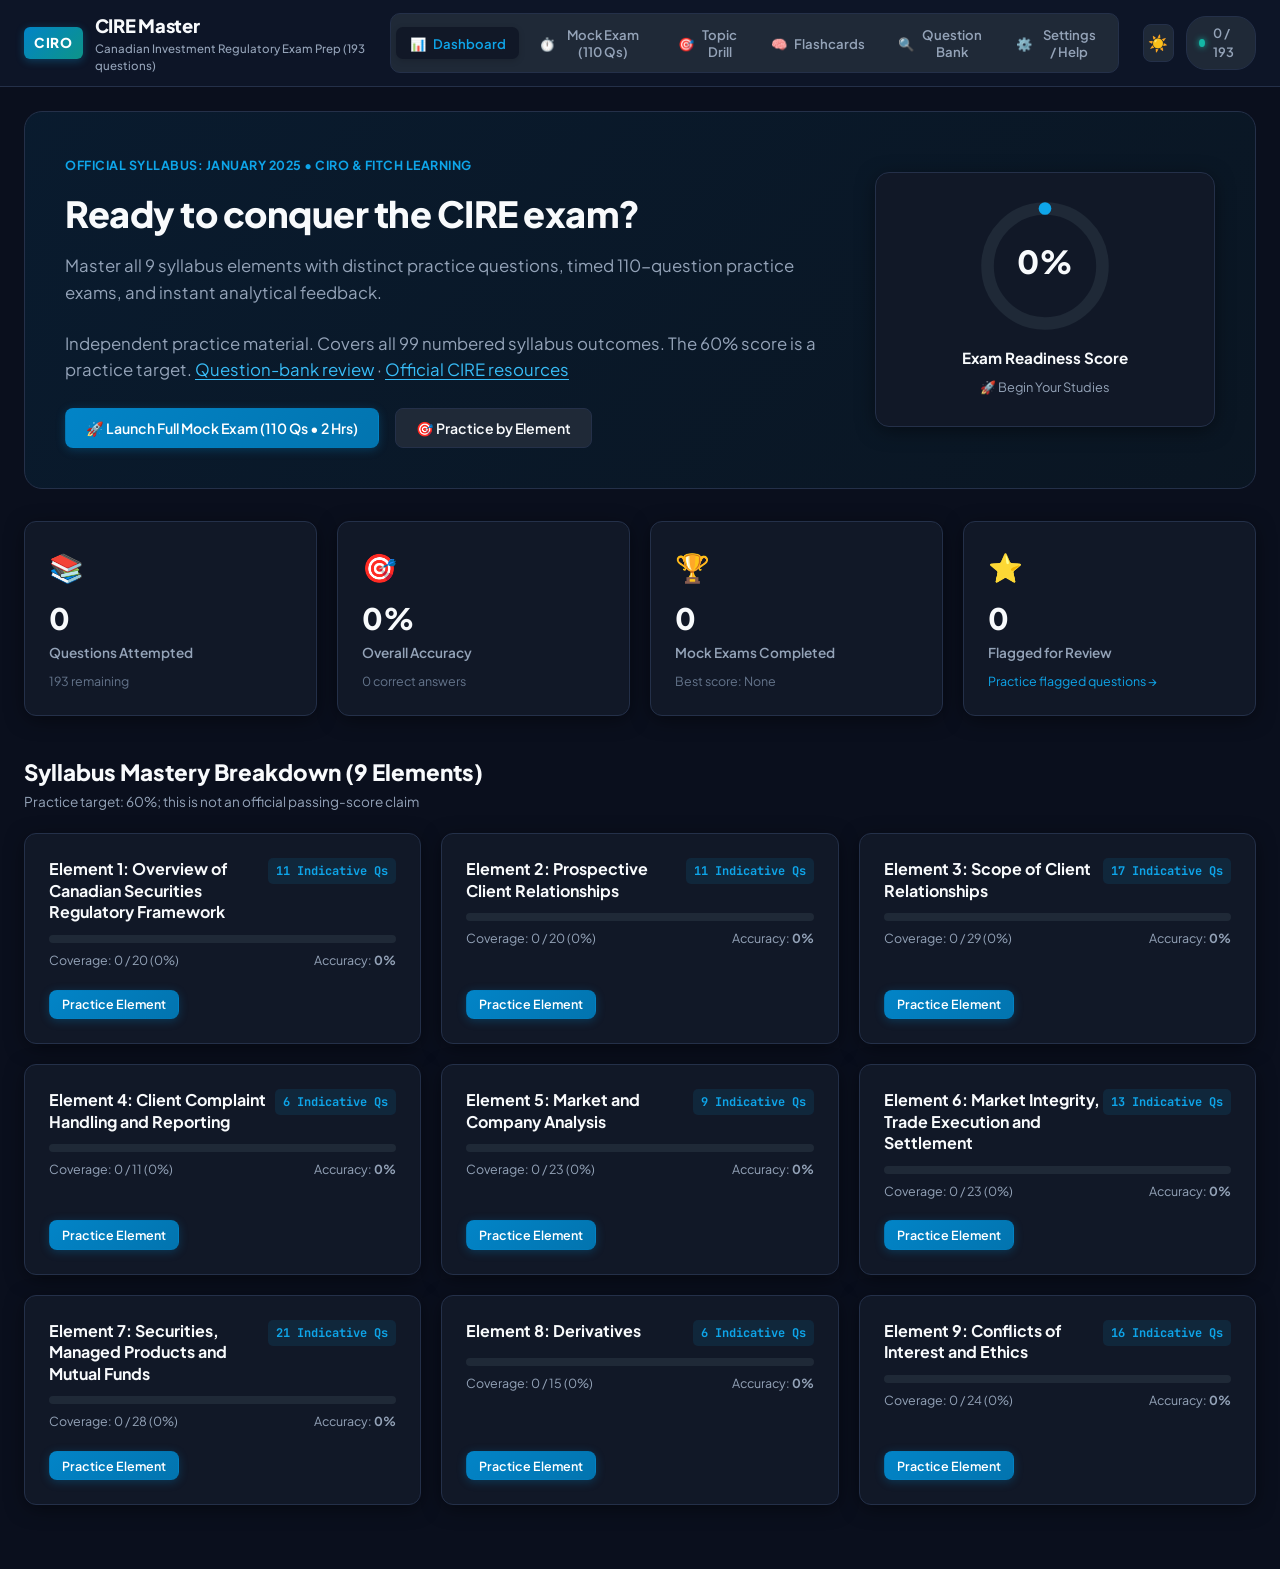
<file: index.html>
<!DOCTYPE html>
<html lang="en">
<head>
  <meta charset="UTF-8">
  <meta name="viewport" content="width=device-width, initial-scale=1.0">
  <title>CIRE Master - Canadian Investment Regulatory Exam Prep</title>
  <link rel="preconnect" href="https://fonts.googleapis.com">
  <link rel="preconnect" href="https://fonts.gstatic.com" crossorigin>
  <link href="https://fonts.googleapis.com/css2?family=Plus+Jakarta+Sans:wght@400;500;600;700;800&family=JetBrains+Mono:wght@400;500&display=swap" rel="stylesheet">
  <link rel="stylesheet" href="css/main.css">
  <link rel="stylesheet" href="css/exam.css">
  <link rel="stylesheet" href="css/dashboard.css">
</head>
<body class="theme-dark">
  <!-- Top Navigation Header -->
  <header class="app-header">
    <div class="header-container">
      <div class="brand">
        <div class="brand-badge">CIRO</div>
        <div class="brand-text">
          <span class="brand-title">CIRE Master</span>
          <span class="brand-subtitle">Canadian Investment Regulatory Exam Prep (<span data-bank-total>0</span> questions)</span>
        </div>
      </div>

      <nav class="nav-tabs">
        <button class="nav-tab active" data-tab="dashboard">
          <span class="tab-icon">📊</span>
          <span class="tab-label">Dashboard</span>
        </button>
        <button class="nav-tab" data-tab="mock-exam">
          <span class="tab-icon">⏱️</span>
          <span class="tab-label">Mock Exam (110 Qs)</span>
        </button>
        <button class="nav-tab" data-tab="topic-practice">
          <span class="tab-icon">🎯</span>
          <span class="tab-label">Topic Drill</span>
        </button>
        <button class="nav-tab" data-tab="flashcards">
          <span class="tab-icon">🧠</span>
          <span class="tab-label">Flashcards</span>
        </button>
        <button class="nav-tab" data-tab="bank-explorer">
          <span class="tab-icon">🔍</span>
          <span class="tab-label">Question Bank</span>
        </button>
        <button class="nav-tab" data-tab="settings">
          <span class="tab-icon">⚙️</span>
          <span class="tab-label">Settings / Help</span>
        </button>
      </nav>

      <div class="header-actions">
        <button id="themeToggleBtn" class="action-btn" title="Toggle Light/Dark Theme">
          <span id="themeIcon">☀️</span>
        </button>
        <div class="user-stats-pill" title="Overall Bank Progress">
          <span class="pill-dot"></span>
          <span id="headerProgressText">0 / 0</span>
        </div>
      </div>
    </div>
  </header>

  <!-- Main Content Container -->
  <main class="app-main">
    <!-- 1. DASHBOARD VIEW -->
    <section id="view-dashboard" class="tab-view active">
      <div class="view-hero">
        <div class="hero-content">
          <div class="syllabus-tag">Official Syllabus: January 2025 • CIRO &amp; Fitch Learning</div>
          <h1>Ready to conquer the CIRE exam?</h1>
          <p>Master all 9 syllabus elements with distinct practice questions, timed 110-question practice exams, and instant analytical feedback.</p>
          <p class="text-muted">Independent practice material. Covers all 99 numbered syllabus outcomes. The 60% score is a practice target. <a href="docs/BANK-REVIEW.html" target="_blank" rel="noopener">Question-bank review</a> · <a href="https://www.ciro.ca/registered-individuals/proficiency/exam-hub/canadian-investment-regulatory-exam-cire" target="_blank" rel="noopener">Official CIRE resources</a></p>
          <div class="hero-buttons">
            <button class="btn btn-primary" onclick="window.CIRE_APP.startNewMockExam()">
              <span>🚀 Launch Full Mock Exam (110 Qs • 2 Hrs)</span>
            </button>
            <button class="btn btn-secondary" onclick="window.CIRE_APP.switchTab('topic-practice')">
              <span>🎯 Practice by Element</span>
            </button>
          </div>
        </div>
        <div class="readiness-card">
          <div class="readiness-gauge">
            <svg viewBox="0 0 36 36" class="circular-chart">
              <path class="circle-bg" d="M18 2.0845 a 15.9155 15.9155 0 0 1 0 31.831 a 15.9155 15.9155 0 0 1 0 -31.831"/>
              <path id="readinessPath" class="circle" stroke-dasharray="0, 100" d="M18 2.0845 a 15.9155 15.9155 0 0 1 0 31.831 a 15.9155 15.9155 0 0 1 0 -31.831"/>
              <text x="18" y="20.35" class="percentage" id="readinessScore">0%</text>
            </svg>
          </div>
          <div class="readiness-label">
            <strong>Exam Readiness Score</strong>
            <span id="readinessStatus">Begin your study journey</span>
          </div>
        </div>
      </div>

      <!-- Quick Metrics Grid -->
      <div class="metrics-grid">
        <div class="metric-card">
          <div class="metric-icon">📚</div>
          <div class="metric-info">
            <span class="metric-value" id="statAnswered">0</span>
            <span class="metric-label">Questions Attempted</span>
          </div>
          <div class="metric-sub" id="statRemaining">Loading questions</div>
        </div>
        <div class="metric-card">
          <div class="metric-icon">🎯</div>
          <div class="metric-info">
            <span class="metric-value" id="statAccuracy">0%</span>
            <span class="metric-label">Overall Accuracy</span>
          </div>
          <div class="metric-sub" id="statAccuracyDetail">0 correct answers</div>
        </div>
        <div class="metric-card">
          <div class="metric-icon">🏆</div>
          <div class="metric-info">
            <span class="metric-value" id="statMockExams">0</span>
            <span class="metric-label">Mock Exams Completed</span>
          </div>
          <div class="metric-sub" id="statBestMock">Best score: None</div>
        </div>
        <div class="metric-card">
          <div class="metric-icon">⭐</div>
          <div class="metric-info">
            <span class="metric-value" id="statFlagged">0</span>
            <span class="metric-label">Flagged for Review</span>
          </div>
          <div class="metric-sub"><a href="#" onclick="window.CIRE_APP.practiceFlagged(); return false;">Practice flagged questions →</a></div>
        </div>
      </div>

      <!-- Syllabus Elements Breakdown -->
      <div class="dashboard-section">
        <div class="section-header">
          <h2>Syllabus Mastery Breakdown (9 Elements)</h2>
          <span class="section-sub">Practice target: 60%; this is not an official passing-score claim</span>
        </div>
        <div class="element-cards-grid" id="elementCardsGrid">
          <!-- Populated dynamically via JS -->
        </div>
      </div>
    </section>

    <!-- 2. MOCK EXAM VIEW -->
    <section id="view-mock-exam" class="tab-view">
      <!-- Exam Pre-Start Setup Screen -->
      <div id="mockExamSetup" class="exam-screen">
        <div class="exam-setup-card">
          <div class="exam-badge">Timed CIRE Practice</div>
          <h2>Full-Length Practice Exam</h2>
          <p>Practice with the syllabus question count, duration and indicative element weights:</p>
          <div class="exam-specs-list">
            <div class="spec-item">
              <span class="spec-icon">⏱️</span>
              <div>
                <strong>Duration: 2 Hours (120 Minutes)</strong>
                <p>Real-time countdown timer with automated submission warnings.</p>
              </div>
            </div>
            <div class="spec-item">
              <span class="spec-icon">📝</span>
              <div>
                <strong>Format: 110 Multiple Choice Questions</strong>
                <p>Randomly selected according to exact syllabus indicative element weights.</p>
              </div>
            </div>
            <div class="spec-item">
              <span class="spec-icon">🎯</span>
              <div>
                <strong>Practice Target: 60% (66 / 110)</strong>
                <p>Pass/Fail grade with full element-by-element diagnostic review.</p>
              </div>
            </div>
          </div>

          <div class="weighting-table-container">
            <h3>Exam Indicative Question Distribution</h3>
            <table class="weighting-table">
              <thead>
                <tr>
                  <th>Element</th>
                  <th>Topic Area</th>
                  <th>Indicative Qs</th>
                </tr>
              </thead>
              <tbody id="examWeightingTableBody">
                <!-- Populated via JS -->
              </tbody>
            </table>
          </div>

          <div class="setup-actions">
            <button class="btn btn-primary btn-lg" onclick="window.CIRE_EXAM.startExam()">
              <span>🚀 Begin Timed Exam Now</span>
            </button>
            <button class="btn btn-secondary" onclick="window.CIRE_APP.switchTab('dashboard')">
              <span>Back to Dashboard</span>
            </button>
          </div>
        </div>
      </div>

      <!-- Exam In-Progress Screen -->
      <div id="mockExamActive" class="exam-screen" style="display: none;">
        <div class="exam-sticky-bar">
          <div class="sticky-left">
            <span class="exam-active-title">CIRE Practice Simulation</span>
            <span class="q-counter" id="examProgressIndicator">Question 1 of 110</span>
          </div>
          <div class="sticky-center">
            <div class="timer-box" id="examTimerBox">
              <span class="timer-icon">⏳</span>
              <span id="examTimerDisplay">02:00:00</span>
            </div>
          </div>
          <div class="sticky-right">
            <button class="btn btn-sm btn-outline" id="examFlagBtn" onclick="window.CIRE_EXAM.toggleCurrentFlag()">
              <span id="flagIcon">🏳️</span> <span id="flagText">Flag for Review</span>
            </button>
            <button class="btn btn-sm btn-danger" onclick="window.CIRE_EXAM.confirmSubmit()">
              <span>Finish &amp; Submit</span>
            </button>
          </div>
        </div>

        <div class="exam-layout">
          <!-- Question Area -->
          <div class="exam-question-column">
            <div class="question-container-card">
              <div class="question-header">
                <div class="question-meta-tags">
                  <span class="badge badge-element" id="examQElement">Element 1</span>
                  <span class="badge badge-sub" id="examQSub">Outcome 1.1</span>
                  <span class="badge badge-cog" id="examQCog">Understand</span>
                </div>
                <span class="q-index-badge" id="examQBadge">Q 1</span>
              </div>

              <div class="question-body">
                <h2 class="question-text" id="examQText">Question text appears here...</h2>
              </div>

              <div class="options-container" id="examQOptions">
                <!-- Options rendered dynamically -->
              </div>

              <div class="question-navigation-bar">
                <button class="btn btn-secondary" id="examPrevBtn" onclick="window.CIRE_EXAM.navigate(-1)">
                  <span>← Previous</span>
                </button>
                <button class="btn btn-secondary" id="examNextBtn" onclick="window.CIRE_EXAM.navigate(1)">
                  <span>Next →</span>
                </button>
              </div>
            </div>
          </div>

          <!-- Navigator Sidebar -->
          <div class="exam-nav-sidebar">
            <div class="sidebar-header">
              <h3>Question Navigator</h3>
              <div class="nav-legend">
                <span class="legend-item"><span class="dot dot-answered"></span> Answered</span>
                <span class="legend-item"><span class="dot dot-flagged"></span> Flagged</span>
                <span class="legend-item"><span class="dot dot-unanswered"></span> Unanswered</span>
              </div>
            </div>
            <div class="navigator-grid" id="examNavigatorGrid">
              <!-- 110 question buttons -->
            </div>
          </div>
        </div>
      </div>

      <!-- Exam Results & Review Screen -->
      <div id="mockExamResults" class="exam-screen" style="display: none;">
        <div class="results-card">
          <div class="results-banner" id="resultsBanner">
            <div class="results-badge" id="resultsGradeBadge">PASS</div>
            <h1 id="resultsTitle">Exam Result: Pass (82%)</h1>
            <p id="resultsSubtitle">You met the 60% practice target.</p>
          </div>

          <div class="results-summary-grid">
            <div class="res-stat-card">
              <span class="res-stat-value" id="resScoreText">90 / 110</span>
              <span class="res-stat-label">Total Score</span>
            </div>
            <div class="res-stat-card">
              <span class="res-stat-value" id="resPercentText">81.8%</span>
              <span class="res-stat-label">Percentage</span>
            </div>
            <div class="res-stat-card">
              <span class="res-stat-value" id="resTimeUsedText">01:34:20</span>
              <span class="res-stat-label">Time Elapsed</span>
            </div>
            <div class="res-stat-card">
              <span class="res-stat-value" id="resStatusText">PASSED</span>
              <span class="res-stat-label">CIRO Standard Status</span>
            </div>
          </div>

          <div class="results-section">
            <h3>Diagnostic Performance by Syllabus Element</h3>
            <div class="element-results-table-container">
              <table class="results-table">
                <thead>
                  <tr>
                    <th>Element</th>
                    <th>Topic Area</th>
                    <th>Score</th>
                    <th>Accuracy</th>
                    <th>Status</th>
                  </tr>
                </thead>
                <tbody id="resultsElementTableBody">
                  <!-- Generated dynamically -->
                </tbody>
              </table>
            </div>
          </div>

          <div class="results-section">
            <div class="review-header">
              <h3>Detailed Question Review</h3>
              <div class="review-filter-buttons">
                <button class="btn btn-filter active" onclick="window.CIRE_EXAM.filterReview('all')">All (110)</button>
                <button class="btn btn-filter" onclick="window.CIRE_EXAM.filterReview('incorrect')">Incorrect Only</button>
                <button class="btn btn-filter" onclick="window.CIRE_EXAM.filterReview('flagged')">Flagged Only</button>
              </div>
            </div>
            <div class="review-questions-list" id="resultsReviewList">
              <!-- Rendered question by question with answers and full explanations -->
            </div>
          </div>

          <div class="results-actions">
            <button class="btn btn-primary" onclick="window.CIRE_EXAM.startExam()">
              <span>🔄 Take Another Mock Exam</span>
            </button>
            <button class="btn btn-secondary" onclick="window.CIRE_APP.switchTab('dashboard')">
              <span>Back to Dashboard</span>
            </button>
          </div>
        </div>
      </div>
    </section>

    <!-- 3. TOPIC PRACTICE / SYLLABUS DRILL VIEW -->
    <section id="view-topic-practice" class="tab-view">
      <div class="practice-container">
        <div class="practice-controls-card">
          <h2>Topic Practice &amp; Syllabus Drilling</h2>
          <p>Choose an element to focus on, configure test parameters, and practice with immediate explanations.</p>

          <div class="practice-form-grid">
            <div class="form-group">
              <label for="practiceElementSelect">Select Syllabus Element:</label>
              <select id="practiceElementSelect" class="form-control">
                <!-- Populated via JS -->
              </select>
            </div>

            <div class="form-group">
              <label for="practiceSubOutcomeSelect">Sub-Outcome / Learning Goal:</label>
              <select id="practiceSubOutcomeSelect" class="form-control">
                <option value="all">All Sub-Outcomes</option>
              </select>
            </div>

            <div class="form-group">
              <label for="practiceCountSelect">Number of Questions:</label>
              <select id="practiceCountSelect" class="form-control">
                <option value="10">10 Questions (Quick Check)</option>
                <option value="25" selected>25 Questions (Standard)</option>
                <option value="50">50 Questions (Deep Drill)</option>
                <option value="100">100 Questions (Endurance)</option>
                <option value="all">All Available</option>
              </select>
            </div>

            <div class="form-group">
              <label for="practiceCogSelect">Cognitive Level Filter:</label>
              <select id="practiceCogSelect" class="form-control">
                <option value="all">All Cognitive Levels</option>
                <option value="Remember">Remember (Facts &amp; Rules)</option>
                <option value="Understand">Understand (Comprehension &amp; Concepts)</option>
                <option value="Apply">Apply (Calculations &amp; Implementation)</option>
                <option value="Analyze">Analyze (Scenarios &amp; Distinctions)</option>
              </select>
            </div>
          </div>

          <div class="practice-actions">
            <button class="btn btn-primary" onclick="window.CIRE_APP.startTopicSession()">
              <span>🎯 Start Practice Session</span>
            </button>
          </div>
        </div>

        <!-- Practice Active Session -->
        <div id="practiceActiveContainer" style="display: none;">
          <div class="practice-active-header">
            <div class="practice-info">
              <span id="practiceTopicTitle" class="practice-title">Element 1 Practice</span>
              <span id="practiceProgress" class="badge">Question 1 of 25</span>
            </div>
            <div class="practice-stats">
              <span>Score: <strong id="practiceLiveScore">0 / 0 (0%)</strong></span>
              <button class="btn btn-sm btn-outline" onclick="window.CIRE_APP.endTopicSession()">End Session</button>
            </div>
          </div>

          <div class="question-container-card" id="practiceQuestionCard">
            <!-- Question rendered dynamically with instant feedback -->
          </div>
        </div>
      </div>
    </section>

    <!-- 4. FLASHCARDS VIEW -->
    <section id="view-flashcards" class="tab-view">
      <div class="flashcards-container">
        <div class="flashcard-header-bar">
          <div>
            <h2>Core Concept Flashcards</h2>
            <p>Test your memory on essential CIRO rules, thresholds, and regulatory formulas.</p>
          </div>
          <div class="flashcard-element-filter">
            <label for="flashcardElementSelect">Filter Element:</label>
            <select id="flashcardElementSelect" class="form-control form-control-sm">
              <option value="all">All Elements</option>
            </select>
          </div>
        </div>

        <div class="flashcard-viewport">
          <div class="flashcard-card" id="flashcardBox" onclick="window.CIRE_CARDS.flip()">
            <div class="flashcard-inner">
              <div class="flashcard-front">
                <div class="card-meta">
                  <span class="badge" id="cardElementBadge">Element 1</span>
                  <span class="badge badge-cog" id="cardOutcomeBadge">1.1</span>
                </div>
                <div class="card-content">
                  <h3 id="cardQuestionText">Card prompt goes here...</h3>
                </div>
                <div class="card-hint">Click or press Space to reveal answer 🔄</div>
              </div>
              <div class="flashcard-back">
                <div class="card-meta">
                  <span class="badge badge-success">Correct Answer &amp; Rationale</span>
                </div>
                <div class="card-content">
                  <h4 id="cardAnswerText">Correct answer text</h4>
                  <div class="card-explanation" id="cardExplanationText">Detailed explanation...</div>
                </div>
                <div class="card-hint">Click or press Space to flip back 🔄</div>
              </div>
            </div>
          </div>

          <div class="flashcard-nav-controls">
            <button class="btn btn-secondary" onclick="window.CIRE_CARDS.prev()">← Previous</button>
            <span class="card-counter" id="cardCounterText">1 / 100</span>
            <button class="btn btn-secondary" onclick="window.CIRE_CARDS.next()">Next →</button>
          </div>

          <div class="flashcard-rating-actions">
            <button class="btn btn-danger btn-sm" onclick="window.CIRE_CARDS.markReview()">
              <span>⚠️ Needs Review</span>
            </button>
            <button class="btn btn-success btn-sm" onclick="window.CIRE_CARDS.markMastered()">
              <span>✅ Mastered / Got It!</span>
            </button>
          </div>
        </div>
      </div>
    </section>

    <!-- 5. QUESTION BANK EXPLORER -->
    <section id="view-bank-explorer" class="tab-view">
      <div class="bank-container">
        <div class="bank-filter-card">
          <div class="search-bar-row">
            <input type="text" id="bankSearchInput" class="form-control search-input" placeholder="🔍 Search questions by keyword, rule (e.g. UMIR 4.1, CIPF, OBSI, margin, gross-up)...">
            <button class="btn btn-primary" onclick="window.CIRE_BANK.search()">Search</button>
            <button class="btn btn-secondary" onclick="window.CIRE_BANK.resetFilters()">Reset</button>
          </div>

          <div class="bank-filters-grid">
            <div class="filter-col">
              <label for="bankElementFilter">Element:</label>
              <select id="bankElementFilter" class="form-control form-control-sm">
                <option value="all">All Elements</option>
              </select>
            </div>
            <div class="filter-col">
              <label for="bankCogFilter">Cognitive Level:</label>
              <select id="bankCogFilter" class="form-control form-control-sm">
                <option value="all">All Cognitive Levels</option>
                <option value="Remember">Remember</option>
                <option value="Understand">Understand</option>
                <option value="Apply">Apply</option>
                <option value="Analyze">Analyze</option>
              </select>
            </div>
            <div class="filter-col">
              <label for="bankStatusFilter">Question Status:</label>
              <select id="bankStatusFilter" class="form-control form-control-sm">
                <option value="all">All Statuses</option>
                <option value="unseen">Unanswered (Unseen)</option>
                <option value="correct">Previously Correct</option>
                <option value="incorrect">Previously Incorrect</option>
                <option value="flagged">Flagged / Bookmarked</option>
              </select>
            </div>
          </div>
        </div>

        <div class="bank-results-header">
          <span id="bankResultsCount">Loading questions</span>
          <div class="pagination-controls" id="bankPaginationTop">
            <!-- Rendered by JS -->
          </div>
        </div>

        <div class="bank-questions-list" id="bankQuestionsList">
          <!-- Populated dynamically via JS -->
        </div>

        <div class="bank-results-footer">
          <div class="pagination-controls" id="bankPaginationBottom">
            <!-- Rendered by JS -->
          </div>
        </div>
      </div>
    </section>

    <!-- 6. SETTINGS & GITHUB HOSTING GUIDE -->
    <section id="view-settings" class="tab-view">
      <div class="settings-container">
        <!-- GitHub Deployment Card -->
        <div class="settings-card">
          <div class="card-badge-highlight">Free Hosting</div>
          <h2>Deploy to GitHub Pages in 2 Minutes</h2>
          <p>This entire exam prep platform is 100% static, client-side, and requires no backend server or build pipeline. You can upload it to GitHub and have your personal exam prep site live immediately.</p>

          <div class="deployment-steps">
            <div class="step-box">
              <div class="step-num">1</div>
              <div class="step-text">
                <strong>Create a new GitHub Repository</strong>
                <p>Log in to <a href="https://github.com" target="_blank">GitHub.com</a>, click <em>New Repository</em>, name it (e.g. <code>ciro-cire-exam-prep</code>), and keep it Public or Private.</p>
              </div>
            </div>
            <div class="step-box">
              <div class="step-num">2</div>
              <div class="step-text">
                <strong>Upload / Push your project files</strong>
                <p>Upload all files in this project folder (including <code>index.html</code>, <code>css/</code>, <code>js/</code>, <code>data/</code>) to the repository branch (e.g. <code>main</code>).</p>
                <pre><code>git init
git add .
git commit -m "Deploy CIRE unique questions exam prep"
git branch -M main
git remote add origin https://github.com/&lt;your-username&gt;/ciro-cire-exam-prep.git
git push -u origin main</code></pre>
              </div>
            </div>
            <div class="step-box">
              <div class="step-num">3</div>
              <div class="step-text">
                <strong>Enable GitHub Pages in Settings</strong>
                <p>Go to your repository's <strong>Settings &gt; Pages</strong>. Under <em>Build and deployment</em>, set Source to <strong>Deploy from a branch</strong>, select <code>main</code> branch and <code>/ (root)</code>, and click <strong>Save</strong>.</p>
                <p>Within 60 seconds, your site will be live at: <code>https://&lt;your-username&gt;.github.io/ciro-cire-exam-prep/</code></p>
              </div>
            </div>
          </div>
        </div>

        <!-- Data Backup & Reset Card -->
        <div class="settings-card">
          <h2>Your Study Data Management</h2>
          <p>All your practice scores, mock exam history, and flagged questions are securely stored in your browser's <code>localStorage</code>. You can export a JSON backup to restore on another device, or reset your progress.</p>

          <div class="settings-actions-grid">
            <div class="action-card">
              <h3>Export Study Data</h3>
              <p>Save all your exam history, bookmarks, and scores as a JSON file.</p>
              <button class="btn btn-secondary" onclick="window.CIRE_STORAGE.exportBackup()">
                <span>📥 Export Progress (JSON)</span>
              </button>
            </div>
            <div class="action-card">
              <h3>Import Study Data</h3>
              <p>Restore your progress from a previously exported JSON backup.</p>
              <input type="file" id="importFileInput" style="display: none;" accept=".json" onchange="window.CIRE_STORAGE.importBackup(event)">
              <button class="btn btn-secondary" onclick="document.getElementById('importFileInput').click()">
                <span>📤 Import Progress (JSON)</span>
              </button>
            </div>
            <div class="action-card danger-card">
              <h3>Reset Study History</h3>
              <p>Clear all answer records, exam history, and bookmarks back to default.</p>
              <button class="btn btn-danger" onclick="window.CIRE_STORAGE.resetAllData()">
                <span>⚠️ Reset All Study Data</span>
              </button>
            </div>
          </div>
        </div>
      </div>
    </section>
  </main>

  <!-- Submit Confirmation Modal -->
  <div id="submitModal" class="modal-overlay" style="display: none;">
    <div class="modal-dialog">
      <div class="modal-header">
        <h3>Confirm Exam Submission</h3>
        <button class="close-btn" onclick="window.CIRE_EXAM.closeSubmitModal()">&times;</button>
      </div>
      <div class="modal-body">
        <p>Are you sure you want to finish and submit your exam for grading?</p>
        <div class="modal-stats-row">
          <div class="m-stat">
            <span class="m-val" id="modalAnsweredCount">0</span>
            <span class="m-lbl">Answered</span>
          </div>
          <div class="m-stat">
            <span class="m-val" id="modalUnansweredCount">110</span>
            <span class="m-lbl">Unanswered</span>
          </div>
          <div class="m-stat">
            <span class="m-val" id="modalFlaggedCount">0</span>
            <span class="m-lbl">Flagged for Review</span>
          </div>
        </div>
        <p class="modal-note" id="modalWarningText">Any unanswered questions will be marked incorrect.</p>
      </div>
      <div class="modal-footer">
        <button class="btn btn-secondary" onclick="window.CIRE_EXAM.closeSubmitModal()">Return to Exam</button>
        <button class="btn btn-primary btn-danger" onclick="window.CIRE_EXAM.finalizeSubmit()">Submit Exam Now</button>
      </div>
    </div>
  </div>

  <!-- Data Scripts: Manifest + All 9 Elements (unique Questions) -->
  <script src="data/questions_manifest.js"></script>
  <script src="data/questions_e1.js"></script>
  <script src="data/questions_e2.js"></script>
  <script src="data/questions_e3.js"></script>
  <script src="data/questions_e4.js"></script>
  <script src="data/questions_e5.js"></script>
  <script src="data/questions_e6.js"></script>
  <script src="data/questions_e7.js"></script>
  <script src="data/questions_e8.js"></script>
  <script src="data/questions_e9.js"></script>

  <script src="data/question_sources.js"></script>
  <script src="data/question_aliases.js"></script>
  <script src="js/questionBank.js"></script>

  <!-- Application Logic Scripts -->
  <script src="js/storage.js"></script>
  <script src="js/examEngine.js"></script>
  <script src="js/bankViewer.js"></script>
  <script src="js/flashcards.js"></script>
  <script src="js/app.js"></script>
</body>
</html>
</file>
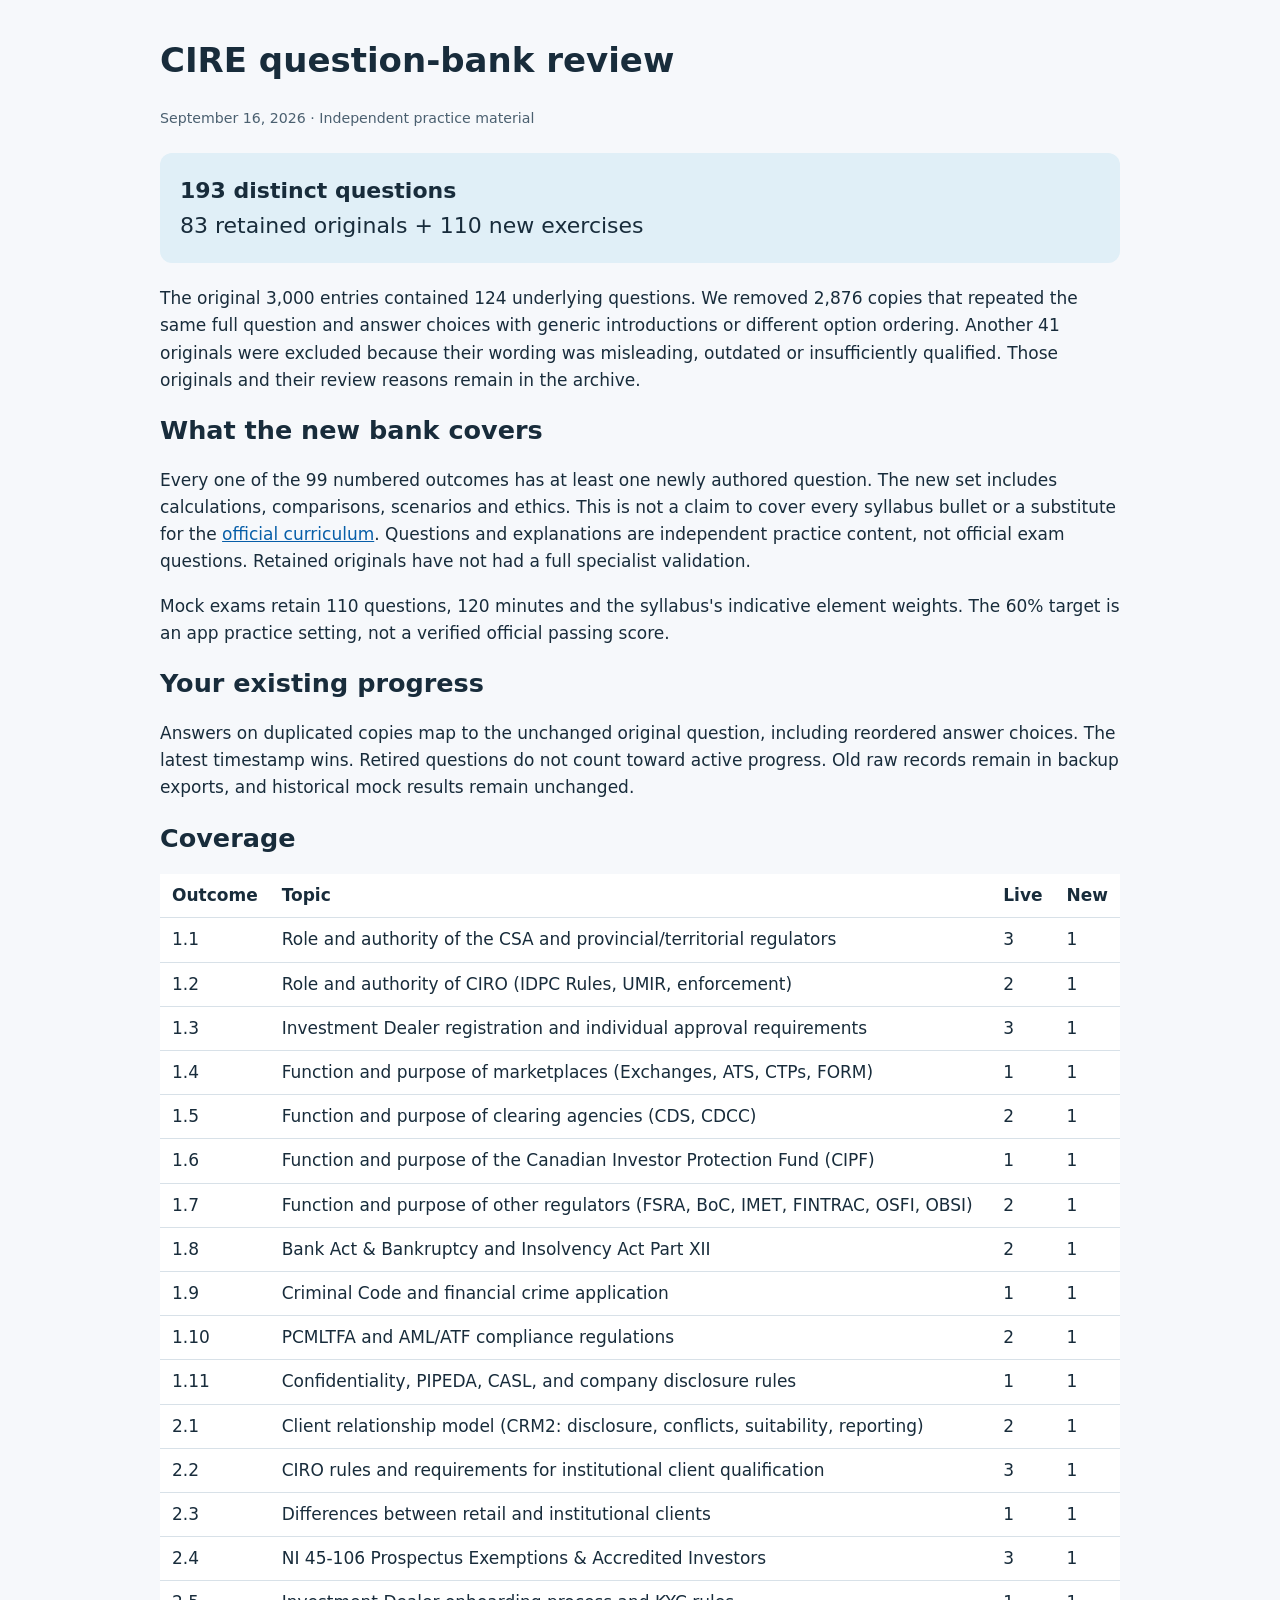
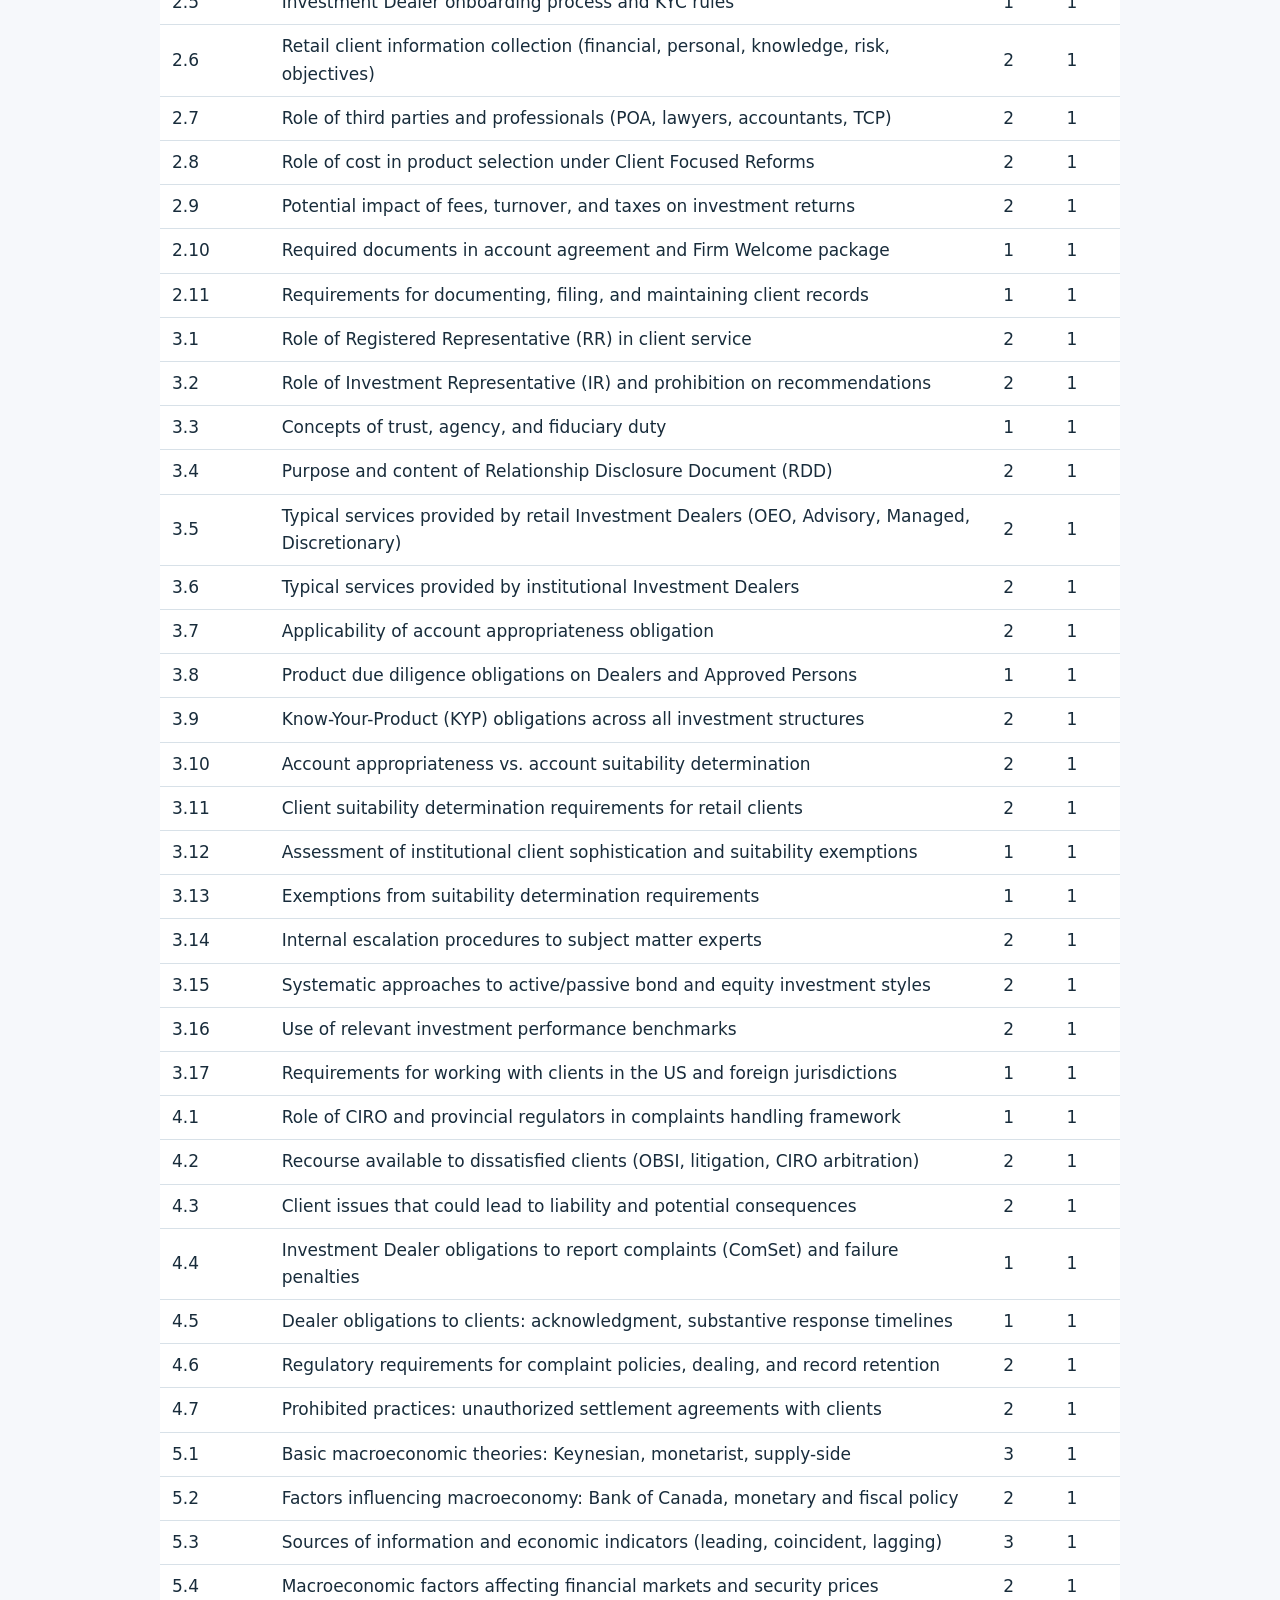
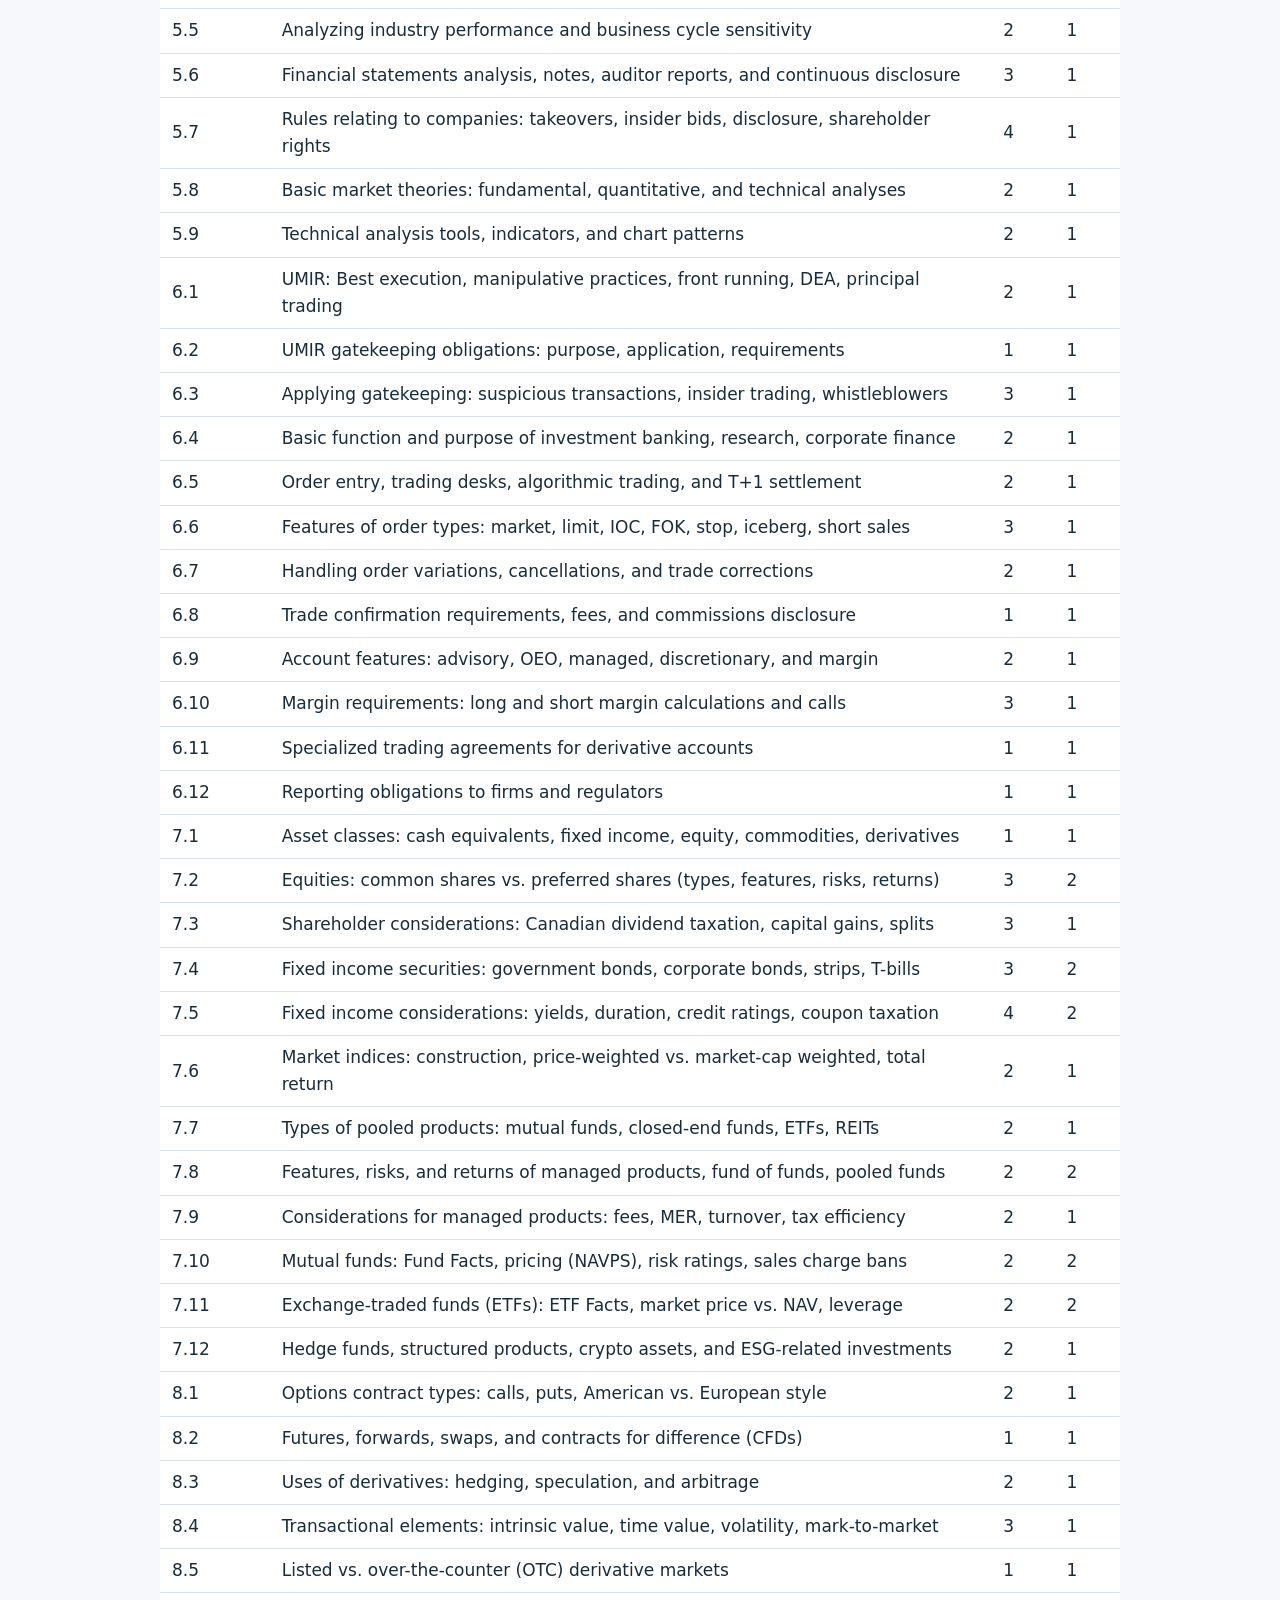
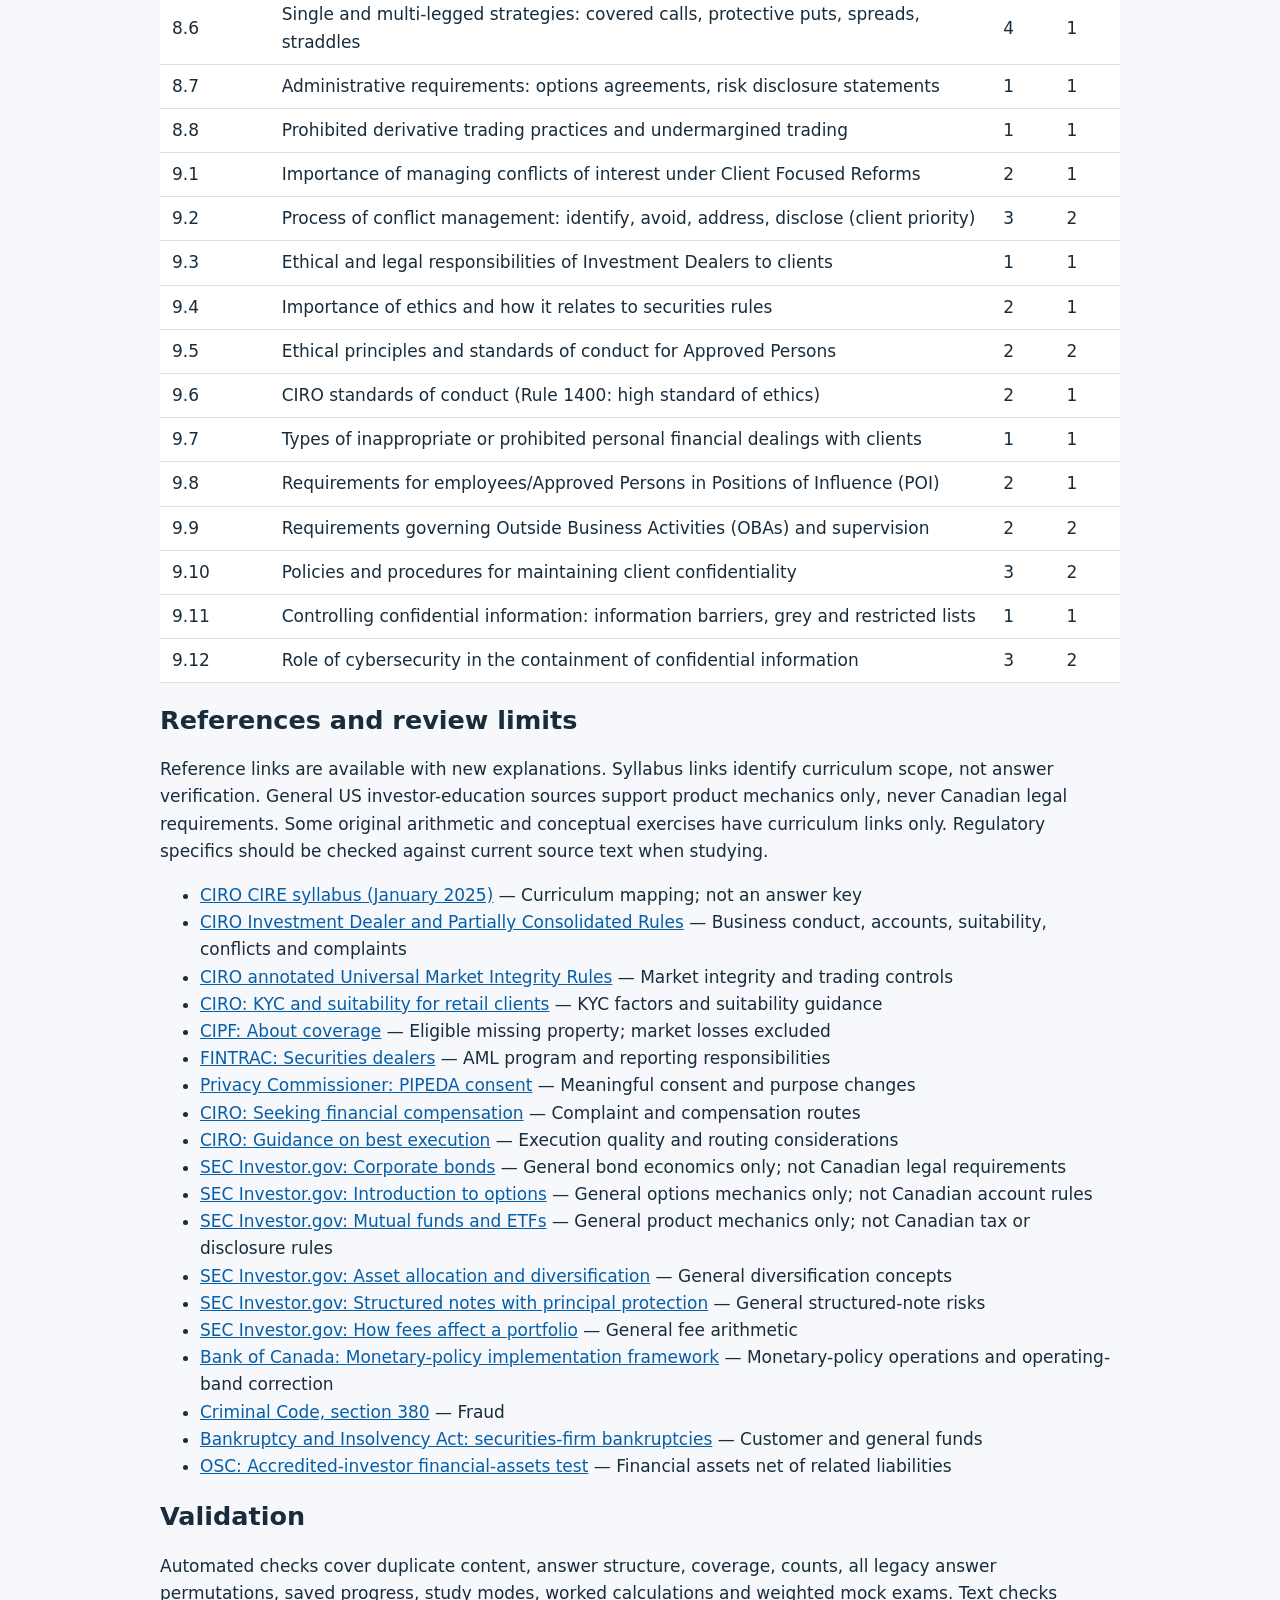
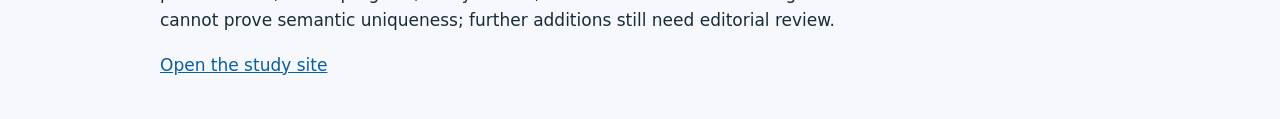
<file: docs/BANK-REVIEW.html>
<!doctype html><html lang="en"><meta charset="utf-8"><meta name="viewport" content="width=device-width,initial-scale=1"><title>CIRE question-bank review</title><style>body{font:17px/1.6 system-ui,sans-serif;max-width:960px;margin:40px auto;padding:0 24px;color:#182c3b;background:#f6f8fb}h1,h2{line-height:1.2}a{color:#075ea8}table{border-collapse:collapse;width:100%;background:white}td,th{text-align:left;padding:8px 12px;border-bottom:1px solid #d8e1e8}.stats{font-size:22px;background:#e0eff7;padding:20px;border-radius:12px}small{color:#4b6070}</style><h1>CIRE question-bank review</h1><p><small>September 16, 2026 · Independent practice material</small></p><p class="stats"><strong>193 distinct questions</strong><br>83 retained originals + 110 new exercises</p><p>The original 3,000 entries contained 124 underlying questions. We removed 2,876 copies that repeated the same full question and answer choices with generic introductions or different option ordering. Another 41 originals were excluded because their wording was misleading, outdated or insufficiently qualified. Those originals and their review reasons remain in the archive.</p><h2>What the new bank covers</h2><p>Every one of the 99 numbered outcomes has at least one newly authored question. The new set includes calculations, comparisons, scenarios and ethics. This is not a claim to cover every syllabus bullet or a substitute for the <a href="https://www.ciro.ca/media/12246/download">official curriculum</a>. Questions and explanations are independent practice content, not official exam questions. Retained originals have not had a full specialist validation.</p><p>Mock exams retain 110 questions, 120 minutes and the syllabus's indicative element weights. The 60% target is an app practice setting, not a verified official passing score.</p><h2>Your existing progress</h2><p>Answers on duplicated copies map to the unchanged original question, including reordered answer choices. The latest timestamp wins. Retired questions do not count toward active progress. Old raw records remain in backup exports, and historical mock results remain unchanged.</p><h2>Coverage</h2><table><thead><tr><th>Outcome</th><th>Topic</th><th>Live</th><th>New</th></tr></thead><tbody><tr><td>1.1</td><td>Role and authority of the CSA and provincial/territorial regulators</td><td>3</td><td>1</td></tr><tr><td>1.2</td><td>Role and authority of CIRO (IDPC Rules, UMIR, enforcement)</td><td>2</td><td>1</td></tr><tr><td>1.3</td><td>Investment Dealer registration and individual approval requirements</td><td>3</td><td>1</td></tr><tr><td>1.4</td><td>Function and purpose of marketplaces (Exchanges, ATS, CTPs, FORM)</td><td>1</td><td>1</td></tr><tr><td>1.5</td><td>Function and purpose of clearing agencies (CDS, CDCC)</td><td>2</td><td>1</td></tr><tr><td>1.6</td><td>Function and purpose of the Canadian Investor Protection Fund (CIPF)</td><td>1</td><td>1</td></tr><tr><td>1.7</td><td>Function and purpose of other regulators (FSRA, BoC, IMET, FINTRAC, OSFI, OBSI)</td><td>2</td><td>1</td></tr><tr><td>1.8</td><td>Bank Act &amp; Bankruptcy and Insolvency Act Part XII</td><td>2</td><td>1</td></tr><tr><td>1.9</td><td>Criminal Code and financial crime application</td><td>1</td><td>1</td></tr><tr><td>1.10</td><td>PCMLTFA and AML/ATF compliance regulations</td><td>2</td><td>1</td></tr><tr><td>1.11</td><td>Confidentiality, PIPEDA, CASL, and company disclosure rules</td><td>1</td><td>1</td></tr><tr><td>2.1</td><td>Client relationship model (CRM2: disclosure, conflicts, suitability, reporting)</td><td>2</td><td>1</td></tr><tr><td>2.2</td><td>CIRO rules and requirements for institutional client qualification</td><td>3</td><td>1</td></tr><tr><td>2.3</td><td>Differences between retail and institutional clients</td><td>1</td><td>1</td></tr><tr><td>2.4</td><td>NI 45-106 Prospectus Exemptions &amp; Accredited Investors</td><td>3</td><td>1</td></tr><tr><td>2.5</td><td>Investment Dealer onboarding process and KYC rules</td><td>1</td><td>1</td></tr><tr><td>2.6</td><td>Retail client information collection (financial, personal, knowledge, risk, objectives)</td><td>2</td><td>1</td></tr><tr><td>2.7</td><td>Role of third parties and professionals (POA, lawyers, accountants, TCP)</td><td>2</td><td>1</td></tr><tr><td>2.8</td><td>Role of cost in product selection under Client Focused Reforms</td><td>2</td><td>1</td></tr><tr><td>2.9</td><td>Potential impact of fees, turnover, and taxes on investment returns</td><td>2</td><td>1</td></tr><tr><td>2.10</td><td>Required documents in account agreement and Firm Welcome package</td><td>1</td><td>1</td></tr><tr><td>2.11</td><td>Requirements for documenting, filing, and maintaining client records</td><td>1</td><td>1</td></tr><tr><td>3.1</td><td>Role of Registered Representative (RR) in client service</td><td>2</td><td>1</td></tr><tr><td>3.2</td><td>Role of Investment Representative (IR) and prohibition on recommendations</td><td>2</td><td>1</td></tr><tr><td>3.3</td><td>Concepts of trust, agency, and fiduciary duty</td><td>1</td><td>1</td></tr><tr><td>3.4</td><td>Purpose and content of Relationship Disclosure Document (RDD)</td><td>2</td><td>1</td></tr><tr><td>3.5</td><td>Typical services provided by retail Investment Dealers (OEO, Advisory, Managed, Discretionary)</td><td>2</td><td>1</td></tr><tr><td>3.6</td><td>Typical services provided by institutional Investment Dealers</td><td>2</td><td>1</td></tr><tr><td>3.7</td><td>Applicability of account appropriateness obligation</td><td>2</td><td>1</td></tr><tr><td>3.8</td><td>Product due diligence obligations on Dealers and Approved Persons</td><td>1</td><td>1</td></tr><tr><td>3.9</td><td>Know-Your-Product (KYP) obligations across all investment structures</td><td>2</td><td>1</td></tr><tr><td>3.10</td><td>Account appropriateness vs. account suitability determination</td><td>2</td><td>1</td></tr><tr><td>3.11</td><td>Client suitability determination requirements for retail clients</td><td>2</td><td>1</td></tr><tr><td>3.12</td><td>Assessment of institutional client sophistication and suitability exemptions</td><td>1</td><td>1</td></tr><tr><td>3.13</td><td>Exemptions from suitability determination requirements</td><td>1</td><td>1</td></tr><tr><td>3.14</td><td>Internal escalation procedures to subject matter experts</td><td>2</td><td>1</td></tr><tr><td>3.15</td><td>Systematic approaches to active/passive bond and equity investment styles</td><td>2</td><td>1</td></tr><tr><td>3.16</td><td>Use of relevant investment performance benchmarks</td><td>2</td><td>1</td></tr><tr><td>3.17</td><td>Requirements for working with clients in the US and foreign jurisdictions</td><td>1</td><td>1</td></tr><tr><td>4.1</td><td>Role of CIRO and provincial regulators in complaints handling framework</td><td>1</td><td>1</td></tr><tr><td>4.2</td><td>Recourse available to dissatisfied clients (OBSI, litigation, CIRO arbitration)</td><td>2</td><td>1</td></tr><tr><td>4.3</td><td>Client issues that could lead to liability and potential consequences</td><td>2</td><td>1</td></tr><tr><td>4.4</td><td>Investment Dealer obligations to report complaints (ComSet) and failure penalties</td><td>1</td><td>1</td></tr><tr><td>4.5</td><td>Dealer obligations to clients: acknowledgment, substantive response timelines</td><td>1</td><td>1</td></tr><tr><td>4.6</td><td>Regulatory requirements for complaint policies, dealing, and record retention</td><td>2</td><td>1</td></tr><tr><td>4.7</td><td>Prohibited practices: unauthorized settlement agreements with clients</td><td>2</td><td>1</td></tr><tr><td>5.1</td><td>Basic macroeconomic theories: Keynesian, monetarist, supply-side</td><td>3</td><td>1</td></tr><tr><td>5.2</td><td>Factors influencing macroeconomy: Bank of Canada, monetary and fiscal policy</td><td>2</td><td>1</td></tr><tr><td>5.3</td><td>Sources of information and economic indicators (leading, coincident, lagging)</td><td>3</td><td>1</td></tr><tr><td>5.4</td><td>Macroeconomic factors affecting financial markets and security prices</td><td>2</td><td>1</td></tr><tr><td>5.5</td><td>Analyzing industry performance and business cycle sensitivity</td><td>2</td><td>1</td></tr><tr><td>5.6</td><td>Financial statements analysis, notes, auditor reports, and continuous disclosure</td><td>3</td><td>1</td></tr><tr><td>5.7</td><td>Rules relating to companies: takeovers, insider bids, disclosure, shareholder rights</td><td>4</td><td>1</td></tr><tr><td>5.8</td><td>Basic market theories: fundamental, quantitative, and technical analyses</td><td>2</td><td>1</td></tr><tr><td>5.9</td><td>Technical analysis tools, indicators, and chart patterns</td><td>2</td><td>1</td></tr><tr><td>6.1</td><td>UMIR: Best execution, manipulative practices, front running, DEA, principal trading</td><td>2</td><td>1</td></tr><tr><td>6.2</td><td>UMIR gatekeeping obligations: purpose, application, requirements</td><td>1</td><td>1</td></tr><tr><td>6.3</td><td>Applying gatekeeping: suspicious transactions, insider trading, whistleblowers</td><td>3</td><td>1</td></tr><tr><td>6.4</td><td>Basic function and purpose of investment banking, research, corporate finance</td><td>2</td><td>1</td></tr><tr><td>6.5</td><td>Order entry, trading desks, algorithmic trading, and T+1 settlement</td><td>2</td><td>1</td></tr><tr><td>6.6</td><td>Features of order types: market, limit, IOC, FOK, stop, iceberg, short sales</td><td>3</td><td>1</td></tr><tr><td>6.7</td><td>Handling order variations, cancellations, and trade corrections</td><td>2</td><td>1</td></tr><tr><td>6.8</td><td>Trade confirmation requirements, fees, and commissions disclosure</td><td>1</td><td>1</td></tr><tr><td>6.9</td><td>Account features: advisory, OEO, managed, discretionary, and margin</td><td>2</td><td>1</td></tr><tr><td>6.10</td><td>Margin requirements: long and short margin calculations and calls</td><td>3</td><td>1</td></tr><tr><td>6.11</td><td>Specialized trading agreements for derivative accounts</td><td>1</td><td>1</td></tr><tr><td>6.12</td><td>Reporting obligations to firms and regulators</td><td>1</td><td>1</td></tr><tr><td>7.1</td><td>Asset classes: cash equivalents, fixed income, equity, commodities, derivatives</td><td>1</td><td>1</td></tr><tr><td>7.2</td><td>Equities: common shares vs. preferred shares (types, features, risks, returns)</td><td>3</td><td>2</td></tr><tr><td>7.3</td><td>Shareholder considerations: Canadian dividend taxation, capital gains, splits</td><td>3</td><td>1</td></tr><tr><td>7.4</td><td>Fixed income securities: government bonds, corporate bonds, strips, T-bills</td><td>3</td><td>2</td></tr><tr><td>7.5</td><td>Fixed income considerations: yields, duration, credit ratings, coupon taxation</td><td>4</td><td>2</td></tr><tr><td>7.6</td><td>Market indices: construction, price-weighted vs. market-cap weighted, total return</td><td>2</td><td>1</td></tr><tr><td>7.7</td><td>Types of pooled products: mutual funds, closed-end funds, ETFs, REITs</td><td>2</td><td>1</td></tr><tr><td>7.8</td><td>Features, risks, and returns of managed products, fund of funds, pooled funds</td><td>2</td><td>2</td></tr><tr><td>7.9</td><td>Considerations for managed products: fees, MER, turnover, tax efficiency</td><td>2</td><td>1</td></tr><tr><td>7.10</td><td>Mutual funds: Fund Facts, pricing (NAVPS), risk ratings, sales charge bans</td><td>2</td><td>2</td></tr><tr><td>7.11</td><td>Exchange-traded funds (ETFs): ETF Facts, market price vs. NAV, leverage</td><td>2</td><td>2</td></tr><tr><td>7.12</td><td>Hedge funds, structured products, crypto assets, and ESG-related investments</td><td>2</td><td>1</td></tr><tr><td>8.1</td><td>Options contract types: calls, puts, American vs. European style</td><td>2</td><td>1</td></tr><tr><td>8.2</td><td>Futures, forwards, swaps, and contracts for difference (CFDs)</td><td>1</td><td>1</td></tr><tr><td>8.3</td><td>Uses of derivatives: hedging, speculation, and arbitrage</td><td>2</td><td>1</td></tr><tr><td>8.4</td><td>Transactional elements: intrinsic value, time value, volatility, mark-to-market</td><td>3</td><td>1</td></tr><tr><td>8.5</td><td>Listed vs. over-the-counter (OTC) derivative markets</td><td>1</td><td>1</td></tr><tr><td>8.6</td><td>Single and multi-legged strategies: covered calls, protective puts, spreads, straddles</td><td>4</td><td>1</td></tr><tr><td>8.7</td><td>Administrative requirements: options agreements, risk disclosure statements</td><td>1</td><td>1</td></tr><tr><td>8.8</td><td>Prohibited derivative trading practices and undermargined trading</td><td>1</td><td>1</td></tr><tr><td>9.1</td><td>Importance of managing conflicts of interest under Client Focused Reforms</td><td>2</td><td>1</td></tr><tr><td>9.2</td><td>Process of conflict management: identify, avoid, address, disclose (client priority)</td><td>3</td><td>2</td></tr><tr><td>9.3</td><td>Ethical and legal responsibilities of Investment Dealers to clients</td><td>1</td><td>1</td></tr><tr><td>9.4</td><td>Importance of ethics and how it relates to securities rules</td><td>2</td><td>1</td></tr><tr><td>9.5</td><td>Ethical principles and standards of conduct for Approved Persons</td><td>2</td><td>2</td></tr><tr><td>9.6</td><td>CIRO standards of conduct (Rule 1400: high standard of ethics)</td><td>2</td><td>1</td></tr><tr><td>9.7</td><td>Types of inappropriate or prohibited personal financial dealings with clients</td><td>1</td><td>1</td></tr><tr><td>9.8</td><td>Requirements for employees/Approved Persons in Positions of Influence (POI)</td><td>2</td><td>1</td></tr><tr><td>9.9</td><td>Requirements governing Outside Business Activities (OBAs) and supervision</td><td>2</td><td>2</td></tr><tr><td>9.10</td><td>Policies and procedures for maintaining client confidentiality</td><td>3</td><td>2</td></tr><tr><td>9.11</td><td>Controlling confidential information: information barriers, grey and restricted lists</td><td>1</td><td>1</td></tr><tr><td>9.12</td><td>Role of cybersecurity in the containment of confidential information</td><td>3</td><td>2</td></tr></tbody></table><h2>References and review limits</h2><p>Reference links are available with new explanations. Syllabus links identify curriculum scope, not answer verification. General US investor-education sources support product mechanics only, never Canadian legal requirements. Some original arithmetic and conceptual exercises have curriculum links only. Regulatory specifics should be checked against current source text when studying.</p><ul><li><a href="https://www.ciro.ca/media/12246/download">CIRO CIRE syllabus (January 2025)</a> — Curriculum mapping; not an answer key</li><li><a href="https://www.ciro.ca/media/16/download?inline=">CIRO Investment Dealer and Partially Consolidated Rules</a> — Business conduct, accounts, suitability, conflicts and complaints</li><li><a href="https://www.ciro.ca/media/7526/download">CIRO annotated Universal Market Integrity Rules</a> — Market integrity and trading controls</li><li><a href="https://www.ciro.ca/newsroom/publications/know-your-client-and-suitability-determination-retail-clients">CIRO: KYC and suitability for retail clients</a> — KYC factors and suitability guidance</li><li><a href="https://www.cipf.ca/cipf-coverage/about-cipf-coverage">CIPF: About coverage</a> — Eligible missing property; market losses excluded</li><li><a href="https://fintrac-canafe.canada.ca/re-ed/sec-eng?wbdisable=true">FINTRAC: Securities dealers</a> — AML program and reporting responsibilities</li><li><a href="https://www.priv.gc.ca/en/privacy-topics/privacy-laws-in-canada/the-personal-information-protection-and-electronic-documents-act-pipeda/p_principle/principles/p_consent/">Privacy Commissioner: PIPEDA consent</a> — Meaningful consent and purpose changes</li><li><a href="https://www.ciro.ca/office-investor/how-make-complaint/seeking-financial-compensation">CIRO: Seeking financial compensation</a> — Complaint and compensation routes</li><li><a href="https://www.ciro.ca/newsroom/publications/guidance-best-execution">CIRO: Guidance on best execution</a> — Execution quality and routing considerations</li><li><a href="https://www.investor.gov/introduction-investing/general-resources/news-alerts/alerts-bulletins/investor-bulletins/what-are">SEC Investor.gov: Corporate bonds</a> — General bond economics only; not Canadian legal requirements</li><li><a href="https://www.investor.gov/introduction-investing/general-resources/news-alerts/alerts-bulletins/investor-bulletins-63">SEC Investor.gov: Introduction to options</a> — General options mechanics only; not Canadian account rules</li><li><a href="https://www.investor.gov/sites/investorgov/files/2023-09/mutual-funds-ETFs_2_0.pdf">SEC Investor.gov: Mutual funds and ETFs</a> — General product mechanics only; not Canadian tax or disclosure rules</li><li><a href="https://www.investor.gov/introduction-investing/getting-started/asset-allocation">SEC Investor.gov: Asset allocation and diversification</a> — General diversification concepts</li><li><a href="https://www.investor.gov/introduction-investing/general-resources/news-alerts/alerts-bulletins/investor-bulletins/structured">SEC Investor.gov: Structured notes with principal protection</a> — General structured-note risks</li><li><a href="https://www.investor.gov/introduction-investing/general-resources/news-alerts/alerts-bulletins/investor-bulletins/updated">SEC Investor.gov: How fees affect a portfolio</a> — General fee arithmetic</li><li><a href="https://www.bankofcanada.ca/markets/market-operations-liquidity-provision/framework-market-operations-liquidity-provision/">Bank of Canada: Monetary-policy implementation framework</a> — Monetary-policy operations and operating-band correction</li><li><a href="https://laws-lois.justice.gc.ca/eng/acts/c-46/section-380.html?wbdisable=true">Criminal Code, section 380</a> — Fraud</li><li><a href="https://laws-lois.justice.gc.ca/eng/acts/B-3/section-261.html?wbdisable=true">Bankruptcy and Insolvency Act: securities-firm bankruptcies</a> — Customer and general funds</li><li><a href="https://www.osc.ca/en/SecuritiesLaw_rule_20110513_33-735_non-accredited-investors.htm">OSC: Accredited-investor financial-assets test</a> — Financial assets net of related liabilities</li></ul><h2>Validation</h2><p>Automated checks cover duplicate content, answer structure, coverage, counts, all legacy answer permutations, saved progress, study modes, worked calculations and weighted mock exams. Text checks cannot prove semantic uniqueness; further additions still need editorial review.</p><p><a href="../index.html">Open the study site</a></p></html>
</file>
<file: css/main.css>
/* CIRE Master - Main Application Styles */
:root {
  --font-sans: 'Plus Jakarta Sans', -apple-system, BlinkMacSystemFont, 'Segoe UI', Roboto, sans-serif;
  --font-mono: 'JetBrains Mono', monospace;
  
  --navy-950: #090e17;
  --navy-900: #0f172a;
  --navy-800: #1e293b;
  --navy-700: #334155;
  --slate-600: #475569;
  --slate-400: #94a3b8;
  --slate-200: #e2e8f0;
  --slate-100: #f1f5f9;
  --white: #ffffff;
  
  --teal-600: #0d9488;
  --teal-500: #14b8a6;
  --teal-400: #2dd4bf;
  
  --blue-600: #2563eb;
  --blue-500: #3b82f6;
  
  --amber-500: #f59e0b;
  --emerald-500: #10b981;
  --rose-500: #f43f5e;
  --rose-600: #e11d48;
}

body.theme-dark {
  --bg-app: #0a0f1d;
  --bg-surface: #111827;
  --bg-surface-alt: #1f2937;
  --bg-card: #151d30;
  --border-subtle: #243049;
  --border-focus: #38bdf8;
  --text-primary: #f8fafc;
  --text-secondary: #94a3b8;
  --text-muted: #64748b;
  --accent-primary: #0ea5e9;
  --accent-teal: #14b8a6;
  --accent-hover: #38bdf8;
  --card-shadow: 0 4px 20px -2px rgba(0, 0, 0, 0.5);
  --header-bg: rgba(15, 23, 42, 0.85);
}

body.theme-light {
  --bg-app: #f8fafc;
  --bg-surface: #ffffff;
  --bg-surface-alt: #f1f5f9;
  --bg-card: #ffffff;
  --border-subtle: #e2e8f0;
  --border-focus: #0284c7;
  --text-primary: #0f172a;
  --text-secondary: #475569;
  --text-muted: #64748b;
  --accent-primary: #0284c7;
  --accent-teal: #0d9488;
  --accent-hover: #0369a1;
  --card-shadow: 0 4px 20px -2px rgba(15, 23, 42, 0.08);
  --header-bg: rgba(255, 255, 255, 0.85);
}

* { box-sizing: border-box; margin: 0; padding: 0; }

body {
  font-family: var(--font-sans);
  background-color: var(--bg-app);
  color: var(--text-primary);
  line-height: 1.5;
  transition: background-color 0.25s ease, color 0.25s ease;
  min-height: 100vh;
  display: flex;
  flex-direction: column;
}

.app-header {
  position: sticky;
  top: 0;
  z-index: 100;
  background: var(--header-bg);
  backdrop-filter: blur(12px);
  border-bottom: 1px solid var(--border-subtle);
}

.header-container {
  max-width: 1440px;
  margin: 0 auto;
  padding: 0.75rem 1.5rem;
  display: flex;
  align-items: center;
  justify-content: space-between;
  gap: 1.5rem;
}

.brand {
  display: flex;
  align-items: center;
  gap: 0.75rem;
}

.brand-badge {
  background: linear-gradient(135deg, #0284c7, #0d9488);
  color: white;
  font-weight: 800;
  font-size: 0.85rem;
  padding: 0.35rem 0.65rem;
  border-radius: 6px;
  letter-spacing: 0.5px;
  box-shadow: 0 2px 8px rgba(14, 165, 233, 0.3);
}

.brand-text { display: flex; flex-direction: column; }
.brand-title { font-size: 1.15rem; font-weight: 800; letter-spacing: -0.3px; color: var(--text-primary); }
.brand-subtitle { font-size: 0.72rem; color: var(--text-secondary); font-weight: 500; }

.nav-tabs {
  display: flex;
  align-items: center;
  gap: 0.35rem;
  background: var(--bg-surface-alt);
  padding: 0.3rem;
  border-radius: 10px;
  border: 1px solid var(--border-subtle);
}

.nav-tab {
  background: transparent;
  border: none;
  color: var(--text-secondary);
  font-family: var(--font-sans);
  font-size: 0.82rem;
  font-weight: 600;
  padding: 0.45rem 0.85rem;
  border-radius: 7px;
  cursor: pointer;
  display: flex;
  align-items: center;
  gap: 0.45rem;
  transition: all 0.2s ease;
}

.nav-tab:hover {
  color: var(--text-primary);
  background: rgba(255, 255, 255, 0.05);
}

.nav-tab.active {
  background: var(--bg-surface);
  color: var(--accent-primary);
  box-shadow: 0 2px 6px rgba(0, 0, 0, 0.15);
}

.header-actions { display: flex; align-items: center; gap: 0.75rem; }

.action-btn {
  background: var(--bg-surface-alt);
  border: 1px solid var(--border-subtle);
  color: var(--text-primary);
  width: 38px;
  height: 38px;
  border-radius: 8px;
  cursor: pointer;
  display: flex;
  align-items: center;
  justify-content: center;
  font-size: 1rem;
  transition: all 0.2s;
}

.action-btn:hover { border-color: var(--accent-primary); background: var(--bg-surface); }

.user-stats-pill {
  display: flex;
  align-items: center;
  gap: 0.5rem;
  padding: 0.4rem 0.75rem;
  background: var(--bg-surface-alt);
  border: 1px solid var(--border-subtle);
  border-radius: 20px;
  font-size: 0.8rem;
  font-weight: 600;
  color: var(--text-secondary);
}

.pill-dot {
  width: 8px;
  height: 8px;
  border-radius: 50%;
  background: var(--teal-500);
  box-shadow: 0 0 6px var(--teal-500);
}

.app-main {
  max-width: 1440px;
  margin: 0 auto;
  padding: 1.5rem;
  width: 100%;
  flex: 1;
}

.tab-view { display: none; }
.tab-view.active { display: block; animation: fadeIn 0.2s ease; }

@keyframes fadeIn {
  from { opacity: 0; transform: translateY(4px); }
  to { opacity: 1; transform: translateY(0); }
}

.btn {
  font-family: var(--font-sans);
  font-size: 0.88rem;
  font-weight: 600;
  padding: 0.6rem 1.25rem;
  border-radius: 8px;
  border: 1px solid transparent;
  cursor: pointer;
  display: inline-flex;
  align-items: center;
  justify-content: center;
  gap: 0.5rem;
  transition: all 0.2s ease;
  text-decoration: none;
}

.btn-primary {
  background: linear-gradient(135deg, #0284c7, #0274af);
  color: white;
  box-shadow: 0 2px 10px rgba(2, 132, 199, 0.3);
}

.btn-primary:hover {
  background: linear-gradient(135deg, #0369a1, #026496);
  transform: translateY(-1px);
  box-shadow: 0 4px 14px rgba(2, 132, 199, 0.4);
}

.btn-secondary {
  background: var(--bg-surface-alt);
  border-color: var(--border-subtle);
  color: var(--text-primary);
}

.btn-secondary:hover {
  background: var(--bg-surface);
  border-color: var(--accent-primary);
}

.btn-danger { background: #e11d48; color: white; }
.btn-danger:hover { background: #be123c; }

.btn-success { background: #10b981; color: white; }
.btn-success:hover { background: #059669; }

.btn-outline {
  background: transparent;
  border-color: var(--border-subtle);
  color: var(--text-primary);
}

.btn-outline:hover {
  border-color: var(--accent-primary);
  background: rgba(14, 165, 233, 0.1);
}

.btn-sm { padding: 0.35rem 0.75rem; font-size: 0.78rem; }
.btn-lg { padding: 0.85rem 1.75rem; font-size: 1rem; }

.badge {
  display: inline-flex;
  align-items: center;
  padding: 0.25rem 0.55rem;
  font-size: 0.72rem;
  font-weight: 700;
  border-radius: 5px;
  text-transform: uppercase;
  letter-spacing: 0.3px;
}

.badge-element {
  background: rgba(14, 165, 233, 0.15);
  color: #38bdf8;
  border: 1px solid rgba(14, 165, 233, 0.3);
}

.badge-sub {
  background: rgba(20, 184, 166, 0.15);
  color: #2dd4bf;
  border: 1px solid rgba(20, 184, 166, 0.3);
}

.badge-cog {
  background: rgba(245, 158, 11, 0.15);
  color: #fbbf24;
  border: 1px solid rgba(245, 158, 11, 0.3);
}

.badge-success {
  background: rgba(16, 185, 129, 0.15);
  color: #34d399;
  border: 1px solid rgba(16, 185, 129, 0.3);
}

.badge-danger {
  background: rgba(244, 63, 94, 0.15);
  color: #fb7185;
  border: 1px solid rgba(244, 63, 94, 0.3);
}

.form-control {
  width: 100%;
  background: var(--bg-surface-alt);
  border: 1px solid var(--border-subtle);
  border-radius: 8px;
  color: var(--text-primary);
  font-family: var(--font-sans);
  font-size: 0.88rem;
  padding: 0.6rem 0.85rem;
  transition: border-color 0.2s;
}

.form-control:focus { outline: none; border-color: var(--border-focus); }
.form-control-sm { padding: 0.4rem 0.65rem; font-size: 0.8rem; }

.modal-overlay {
  position: fixed;
  inset: 0;
  background: rgba(0, 0, 0, 0.7);
  backdrop-filter: blur(4px);
  z-index: 1000;
  display: flex;
  align-items: center;
  justify-content: center;
  padding: 1rem;
}

.modal-dialog {
  background: var(--bg-surface);
  border: 1px solid var(--border-subtle);
  border-radius: 14px;
  max-width: 520px;
  width: 100%;
  box-shadow: 0 10px 40px rgba(0, 0, 0, 0.5);
  overflow: hidden;
}

.modal-header {
  display: flex;
  align-items: center;
  justify-content: space-between;
  padding: 1.25rem 1.5rem;
  border-bottom: 1px solid var(--border-subtle);
}

.modal-header h3 { font-size: 1.15rem; font-weight: 700; }
.close-btn { background: none; border: none; font-size: 1.5rem; color: var(--text-muted); cursor: pointer; }
.close-btn:hover { color: var(--text-primary); }
.modal-body { padding: 1.5rem; }

.modal-stats-row {
  display: grid;
  grid-template-columns: repeat(3, 1fr);
  gap: 1rem;
  margin: 1.25rem 0;
}

.m-stat {
  background: var(--bg-surface-alt);
  padding: 0.85rem;
  border-radius: 8px;
  text-align: center;
  border: 1px solid var(--border-subtle);
}

.m-val { display: block; font-size: 1.35rem; font-weight: 800; color: var(--text-primary); }
.m-lbl { font-size: 0.75rem; color: var(--text-secondary); }
.modal-note { font-size: 0.85rem; color: var(--rose-500); margin-top: 0.75rem; }

.modal-footer {
  padding: 1rem 1.5rem;
  background: var(--bg-surface-alt);
  border-top: 1px solid var(--border-subtle);
  display: flex;
  justify-content: flex-end;
  gap: 0.75rem;
}

@media (max-width: 1024px) {
  .header-container { flex-direction: column; align-items: stretch; }
  .nav-tabs { overflow-x: auto; white-space: nowrap; }
}
/* Keep study-reference links readable in both themes. */
.text-muted a, .bank-q-explanation a, .review-explanation a, #cardExplanationText a {
  color: var(--accent-hover);
  text-underline-offset: 0.2em;
  overflow-wrap: anywhere;
}
</file>
<file: css/exam.css>
/* CIRE Exam Interface Styles */
.exam-screen {
  animation: fadeIn 0.2s ease;
}

.exam-setup-card {
  max-width: 860px;
  margin: 2rem auto;
  background: var(--bg-surface);
  border: 1px solid var(--border-subtle);
  border-radius: 16px;
  padding: 2.5rem;
  box-shadow: var(--card-shadow);
}

.exam-badge {
  display: inline-block;
  background: rgba(2, 132, 199, 0.15);
  color: var(--accent-primary);
  border: 1px solid rgba(2, 132, 199, 0.3);
  font-size: 0.8rem;
  font-weight: 700;
  padding: 0.35rem 0.85rem;
  border-radius: 20px;
  margin-bottom: 1rem;
}

.exam-setup-card h2 {
  font-size: 1.85rem;
  font-weight: 800;
  margin-bottom: 0.75rem;
}

.exam-specs-list {
  display: grid;
  grid-template-columns: repeat(auto-fit, minmax(240px, 1fr));
  gap: 1.25rem;
  margin: 1.75rem 0;
}

.spec-item {
  display: flex;
  gap: 1rem;
  background: var(--bg-surface-alt);
  padding: 1.25rem;
  border-radius: 10px;
  border: 1px solid var(--border-subtle);
}

.spec-icon {
  font-size: 1.75rem;
}

.spec-item strong {
  display: block;
  font-size: 0.95rem;
  margin-bottom: 0.25rem;
}

.spec-item p {
  font-size: 0.82rem;
  color: var(--text-secondary);
}

.weighting-table-container {
  margin: 2rem 0;
}

.weighting-table-container h3 {
  font-size: 1.1rem;
  font-weight: 700;
  margin-bottom: 0.75rem;
}

.weighting-table {
  width: 100%;
  border-collapse: collapse;
  font-size: 0.88rem;
}

.weighting-table th,
.weighting-table td {
  padding: 0.65rem 0.85rem;
  text-align: left;
  border-bottom: 1px solid var(--border-subtle);
}

.weighting-table th {
  background: var(--bg-surface-alt);
  color: var(--text-secondary);
  font-weight: 600;
}

.weighting-table td:last-child,
.weighting-table th:last-child {
  text-align: right;
  font-weight: 700;
}

.setup-actions {
  display: flex;
  gap: 1rem;
  margin-top: 2rem;
}

/* Exam Active Bar */
.exam-sticky-bar {
  position: sticky;
  top: 60px;
  z-index: 90;
  background: var(--bg-surface);
  border: 1px solid var(--border-subtle);
  border-radius: 12px;
  padding: 0.75rem 1.25rem;
  margin-bottom: 1.5rem;
  display: flex;
  align-items: center;
  justify-content: space-between;
  box-shadow: var(--card-shadow);
}

.sticky-left {
  display: flex;
  align-items: center;
  gap: 1rem;
}

.exam-active-title {
  font-weight: 700;
  font-size: 0.95rem;
}

.q-counter {
  font-size: 0.85rem;
  color: var(--accent-primary);
  font-weight: 600;
  background: rgba(14, 165, 233, 0.1);
  padding: 0.25rem 0.6rem;
  border-radius: 6px;
}

.timer-box {
  display: flex;
  align-items: center;
  gap: 0.5rem;
  font-family: var(--font-mono);
  font-size: 1.25rem;
  font-weight: 700;
  background: var(--bg-surface-alt);
  border: 1px solid var(--border-subtle);
  padding: 0.35rem 1rem;
  border-radius: 8px;
  color: var(--text-primary);
}

.timer-box.warning {
  color: #f59e0b;
  border-color: #f59e0b;
  animation: pulse 1.5s infinite;
}

.timer-box.danger {
  color: #ef4444;
  border-color: #ef4444;
  animation: pulse 0.75s infinite;
}

@keyframes pulse {
  0%, 100% { opacity: 1; }
  50% { opacity: 0.5; }
}

.sticky-right {
  display: flex;
  align-items: center;
  gap: 0.75rem;
}

/* Exam Layout */
.exam-layout {
  display: grid;
  grid-template-columns: 1fr 320px;
  gap: 1.5rem;
  align-items: start;
}

.question-container-card {
  background: var(--bg-surface);
  border: 1px solid var(--border-subtle);
  border-radius: 14px;
  padding: 2rem;
  box-shadow: var(--card-shadow);
}

.question-header {
  display: flex;
  align-items: center;
  justify-content: space-between;
  margin-bottom: 1.5rem;
  padding-bottom: 1rem;
  border-bottom: 1px solid var(--border-subtle);
}

.question-meta-tags {
  display: flex;
  flex-wrap: wrap;
  gap: 0.5rem;
}

.q-index-badge {
  font-family: var(--font-mono);
  font-size: 0.9rem;
  font-weight: 700;
  color: var(--text-secondary);
}

.question-text {
  font-size: 1.15rem;
  font-weight: 600;
  line-height: 1.6;
  margin-bottom: 2rem;
  color: var(--text-primary);
}

/* Options */
.options-container {
  display: flex;
  flex-direction: column;
  gap: 0.85rem;
}

.option-card {
  display: flex;
  align-items: flex-start;
  gap: 1rem;
  padding: 1.1rem 1.25rem;
  border-radius: 10px;
  border: 1.5px solid var(--border-subtle);
  background: var(--bg-surface-alt);
  cursor: pointer;
  transition: all 0.15s ease;
  position: relative;
}

.option-card:hover {
  border-color: var(--accent-primary);
  background: rgba(14, 165, 233, 0.05);
}

.option-card.selected {
  border-color: var(--accent-primary);
  background: rgba(14, 165, 233, 0.12);
  box-shadow: 0 0 0 1px var(--accent-primary);
}

.option-letter {
  display: flex;
  align-items: center;
  justify-content: center;
  width: 30px;
  height: 30px;
  border-radius: 6px;
  background: var(--bg-surface);
  border: 1px solid var(--border-subtle);
  font-family: var(--font-mono);
  font-size: 0.85rem;
  font-weight: 700;
  flex-shrink: 0;
  color: var(--text-secondary);
}

.option-card.selected .option-letter {
  background: var(--accent-primary);
  color: white;
  border-color: var(--accent-primary);
}

.option-text {
  font-size: 0.95rem;
  line-height: 1.5;
  color: var(--text-primary);
}

.question-navigation-bar {
  display: flex;
  justify-content: space-between;
  margin-top: 2.5rem;
  padding-top: 1.5rem;
  border-top: 1px solid var(--border-subtle);
}

/* Navigator Sidebar */
.exam-nav-sidebar {
  background: var(--bg-surface);
  border: 1px solid var(--border-subtle);
  border-radius: 14px;
  padding: 1.5rem;
  position: sticky;
  top: 135px;
  max-height: calc(100vh - 160px);
  overflow-y: auto;
}

.sidebar-header h3 {
  font-size: 0.95rem;
  font-weight: 700;
  margin-bottom: 0.75rem;
}

.nav-legend {
  display: flex;
  gap: 0.85rem;
  font-size: 0.75rem;
  color: var(--text-secondary);
  margin-bottom: 1.25rem;
}

.legend-item {
  display: flex;
  align-items: center;
  gap: 0.35rem;
}

.dot {
  width: 8px;
  height: 8px;
  border-radius: 50%;
  display: inline-block;
}

.dot-answered { background: var(--teal-500); }
.dot-flagged { background: #f59e0b; }
.dot-unanswered { background: var(--border-subtle); }

.navigator-grid {
  display: grid;
  grid-template-columns: repeat(5, 1fr);
  gap: 0.45rem;
}

.nav-q-btn {
  font-family: var(--font-mono);
  font-size: 0.75rem;
  font-weight: 700;
  height: 34px;
  border: 1px solid var(--border-subtle);
  background: var(--bg-surface-alt);
  color: var(--text-secondary);
  border-radius: 6px;
  cursor: pointer;
  transition: all 0.15s;
  position: relative;
}

.nav-q-btn:hover {
  border-color: var(--accent-primary);
  color: var(--text-primary);
}

.nav-q-btn.current {
  border-color: var(--accent-primary);
  background: var(--accent-primary);
  color: white;
}

.nav-q-btn.answered {
  background: rgba(20, 184, 166, 0.2);
  border-color: var(--teal-500);
  color: var(--teal-400);
}

.nav-q-btn.flagged::after {
  content: '';
  position: absolute;
  top: 2px;
  right: 2px;
  width: 6px;
  height: 6px;
  background: #f59e0b;
  border-radius: 50%;
}

/* Results Screen */
.results-card {
  max-width: 980px;
  margin: 1.5rem auto;
  background: var(--bg-surface);
  border: 1px solid var(--border-subtle);
  border-radius: 16px;
  padding: 2.5rem;
  box-shadow: var(--card-shadow);
}

.results-banner {
  text-align: center;
  padding: 2rem;
  border-radius: 12px;
  background: var(--bg-surface-alt);
  border: 1px solid var(--border-subtle);
  margin-bottom: 2rem;
}

.results-banner.pass {
  background: rgba(16, 185, 129, 0.1);
  border-color: rgba(16, 185, 129, 0.3);
}

.results-banner.fail {
  background: rgba(244, 63, 94, 0.1);
  border-color: rgba(244, 63, 94, 0.3);
}

.results-badge {
  display: inline-block;
  font-size: 1.25rem;
  font-weight: 800;
  padding: 0.5rem 1.75rem;
  border-radius: 25px;
  letter-spacing: 1px;
  margin-bottom: 1rem;
}

.results-banner.pass .results-badge {
  background: var(--emerald-500);
  color: white;
}

.results-banner.fail .results-badge {
  background: var(--rose-600);
  color: white;
}

.results-banner h1 {
  font-size: 2rem;
  font-weight: 800;
  margin-bottom: 0.5rem;
}

.results-summary-grid {
  display: grid;
  grid-template-columns: repeat(auto-fit, minmax(180px, 1fr));
  gap: 1rem;
  margin-bottom: 2.5rem;
}

.res-stat-card {
  background: var(--bg-surface-alt);
  border: 1px solid var(--border-subtle);
  border-radius: 10px;
  padding: 1.25rem;
  text-align: center;
}

.res-stat-value {
  display: block;
  font-size: 1.65rem;
  font-weight: 800;
  color: var(--accent-primary);
  margin-bottom: 0.25rem;
}

.res-stat-label {
  font-size: 0.8rem;
  color: var(--text-secondary);
}

.results-section {
  margin-bottom: 2.5rem;
}

.results-section h3 {
  font-size: 1.2rem;
  font-weight: 700;
  margin-bottom: 1rem;
}

.results-table {
  width: 100%;
  border-collapse: collapse;
  font-size: 0.88rem;
}

.results-table th,
.results-table td {
  padding: 0.75rem 1rem;
  border-bottom: 1px solid var(--border-subtle);
}

.results-table th {
  background: var(--bg-surface-alt);
  color: var(--text-secondary);
  font-weight: 600;
  text-align: left;
}

.review-header {
  display: flex;
  align-items: center;
  justify-content: space-between;
  margin-bottom: 1.25rem;
}

.review-filter-buttons {
  display: flex;
  gap: 0.5rem;
}

.btn-filter {
  background: var(--bg-surface-alt);
  border: 1px solid var(--border-subtle);
  color: var(--text-secondary);
  border-radius: 6px;
  padding: 0.35rem 0.75rem;
  font-size: 0.8rem;
  cursor: pointer;
}

.btn-filter.active {
  background: var(--accent-primary);
  color: white;
  border-color: var(--accent-primary);
}

.review-questions-list {
  display: flex;
  flex-direction: column;
  gap: 1.25rem;
}

.review-card {
  background: var(--bg-surface-alt);
  border: 1px solid var(--border-subtle);
  border-radius: 12px;
  padding: 1.5rem;
}

.review-card.correct {
  border-left: 4px solid var(--emerald-500);
}

.review-card.incorrect {
  border-left: 4px solid var(--rose-500);
}

.review-q-title {
  font-size: 1rem;
  font-weight: 600;
  margin-bottom: 1rem;
}

.review-opts {
  display: flex;
  flex-direction: column;
  gap: 0.5rem;
  margin-bottom: 1rem;
}

.rev-opt {
  padding: 0.65rem 0.85rem;
  border-radius: 6px;
  font-size: 0.88rem;
  background: var(--bg-surface);
  border: 1px solid var(--border-subtle);
}

.rev-opt.opt-correct {
  background: rgba(16, 185, 129, 0.15);
  border-color: var(--emerald-500);
  color: #34d399;
  font-weight: 600;
}

.rev-opt.opt-user-wrong {
  background: rgba(244, 63, 94, 0.15);
  border-color: var(--rose-500);
  color: #fb7185;
  font-weight: 600;
}

.review-explanation {
  background: var(--bg-surface);
  border-radius: 8px;
  padding: 1rem;
  font-size: 0.85rem;
  line-height: 1.5;
  border-left: 3px solid var(--accent-primary);
  color: var(--text-secondary);
}

.results-actions {
  display: flex;
  gap: 1rem;
  margin-top: 2rem;
}

@media (max-width: 900px) {
  .exam-layout {
    grid-template-columns: 1fr;
  }
  .exam-nav-sidebar {
    position: static;
    max-height: none;
  }
}
</file>
<file: css/dashboard.css>
/* Dashboard and General View Styles */
.view-hero {
  display: grid;
  grid-template-columns: 1fr 340px;
  gap: 2rem;
  align-items: center;
  background: linear-gradient(135deg, rgba(2, 132, 199, 0.1), rgba(13, 148, 136, 0.05));
  border: 1px solid var(--border-subtle);
  border-radius: 18px;
  padding: 2.5rem;
  margin-bottom: 2rem;
}

.syllabus-tag {
  display: inline-block;
  font-size: 0.78rem;
  font-weight: 700;
  text-transform: uppercase;
  letter-spacing: 0.5px;
  color: var(--accent-primary);
  margin-bottom: 0.75rem;
}

.hero-content h1 {
  font-size: 2.25rem;
  font-weight: 800;
  letter-spacing: -0.5px;
  margin-bottom: 0.75rem;
}

.hero-content p {
  font-size: 1.05rem;
  color: var(--text-secondary);
  line-height: 1.6;
  margin-bottom: 1.5rem;
}

.hero-buttons {
  display: flex;
  gap: 1rem;
}

.readiness-card {
  background: var(--bg-surface);
  border: 1px solid var(--border-subtle);
  border-radius: 14px;
  padding: 1.75rem;
  text-align: center;
  box-shadow: var(--card-shadow);
}

.readiness-gauge {
  width: 130px;
  height: 130px;
  margin: 0 auto 1rem;
}

.circular-chart {
  display: block;
  max-width: 100%;
  max-height: 100%;
}

.circle-bg {
  fill: none;
  stroke: var(--bg-surface-alt);
  stroke-width: 3.5;
}

.circle {
  fill: none;
  stroke-width: 3.5;
  stroke-linecap: round;
  stroke: var(--accent-primary);
  transition: stroke-dasharray 0.8s ease;
}

.percentage {
  fill: var(--text-primary);
  font-family: var(--font-sans);
  font-size: 0.55rem;
  font-weight: 800;
  text-anchor: middle;
}

.readiness-label strong {
  display: block;
  font-size: 0.95rem;
  margin-bottom: 0.25rem;
}

.readiness-label span {
  font-size: 0.8rem;
  color: var(--text-secondary);
}

/* Metrics Grid */
.metrics-grid {
  display: grid;
  grid-template-columns: repeat(auto-fit, minmax(240px, 1fr));
  gap: 1.25rem;
  margin-bottom: 2.5rem;
}

.metric-card {
  background: var(--bg-surface);
  border: 1px solid var(--border-subtle);
  border-radius: 12px;
  padding: 1.5rem;
  box-shadow: var(--card-shadow);
  transition: transform 0.2s, border-color 0.2s;
}

.metric-card:hover {
  transform: translateY(-2px);
  border-color: var(--accent-primary);
}

.metric-icon {
  font-size: 1.75rem;
  margin-bottom: 0.5rem;
}

.metric-value {
  display: block;
  font-size: 1.85rem;
  font-weight: 800;
  color: var(--text-primary);
}

.metric-label {
  font-size: 0.85rem;
  color: var(--text-secondary);
  font-weight: 600;
}

.metric-sub {
  font-size: 0.78rem;
  color: var(--text-muted);
  margin-top: 0.5rem;
}

.metric-sub a {
  color: var(--accent-primary);
  text-decoration: none;
}

/* Elements Grid */
.dashboard-section {
  margin-bottom: 2.5rem;
}

.section-header {
  margin-bottom: 1.25rem;
}

.section-header h2 {
  font-size: 1.4rem;
  font-weight: 800;
}

.section-sub {
  font-size: 0.85rem;
  color: var(--text-secondary);
}

.element-cards-grid {
  display: grid;
  grid-template-columns: repeat(auto-fit, minmax(320px, 1fr));
  gap: 1.25rem;
}

.elem-card {
  background: var(--bg-surface);
  border: 1px solid var(--border-subtle);
  border-radius: 12px;
  padding: 1.5rem;
  display: flex;
  flex-direction: column;
  justify-content: space-between;
  box-shadow: var(--card-shadow);
  transition: border-color 0.2s;
}

.elem-card:hover {
  border-color: var(--accent-primary);
}

.elem-card-header {
  display: flex;
  justify-content: space-between;
  align-items: flex-start;
  margin-bottom: 0.75rem;
}

.elem-card-title {
  font-size: 1rem;
  font-weight: 700;
  color: var(--text-primary);
  line-height: 1.35;
}

.elem-card-weight {
  font-family: var(--font-mono);
  font-size: 0.75rem;
  font-weight: 700;
  color: var(--accent-primary);
  background: rgba(14, 165, 233, 0.1);
  padding: 0.25rem 0.5rem;
  border-radius: 5px;
  white-space: nowrap;
}

.elem-progress-bar-bg {
  height: 8px;
  background: var(--bg-surface-alt);
  border-radius: 4px;
  overflow: hidden;
  margin: 0.75rem 0 0.5rem;
}

.elem-progress-bar-fill {
  height: 100%;
  background: linear-gradient(90deg, #0284c7, #14b8a6);
  border-radius: 4px;
  transition: width 0.4s ease;
}

.elem-card-stats {
  display: flex;
  justify-content: space-between;
  font-size: 0.78rem;
  color: var(--text-secondary);
  margin-bottom: 1.25rem;
}

.elem-card-actions {
  display: flex;
  gap: 0.5rem;
}

/* Practice View */
.practice-container {
  max-width: 920px;
  margin: 0 auto;
}

.practice-controls-card {
  background: var(--bg-surface);
  border: 1px solid var(--border-subtle);
  border-radius: 14px;
  padding: 2rem;
  margin-bottom: 2rem;
  box-shadow: var(--card-shadow);
}

.practice-form-grid {
  display: grid;
  grid-template-columns: repeat(auto-fit, minmax(200px, 1fr));
  gap: 1.25rem;
  margin: 1.5rem 0;
}

.form-group label {
  display: block;
  font-size: 0.82rem;
  font-weight: 600;
  color: var(--text-secondary);
  margin-bottom: 0.4rem;
}

.practice-active-header {
  display: flex;
  align-items: center;
  justify-content: space-between;
  background: var(--bg-surface);
  border: 1px solid var(--border-subtle);
  border-radius: 10px;
  padding: 0.85rem 1.25rem;
  margin-bottom: 1.25rem;
}

.practice-title {
  font-weight: 700;
  margin-right: 0.75rem;
}

/* Flashcards */
.flashcards-container {
  max-width: 760px;
  margin: 0 auto;
}

.flashcard-header-bar {
  display: flex;
  align-items: center;
  justify-content: space-between;
  margin-bottom: 1.75rem;
}

.flashcard-element-filter {
  display: flex;
  align-items: center;
  gap: 0.5rem;
}

.flashcard-viewport {
  perspective: 1000px;
  margin-bottom: 1.5rem;
}

.flashcard-card {
  width: 100%;
  min-height: 380px;
  cursor: pointer;
  transform-style: preserve-3d;
  transition: transform 0.6s cubic-bezier(0.4, 0, 0.2, 1);
  position: relative;
}

.flashcard-card.flipped {
  transform: rotateY(180deg);
}

.flashcard-front,
.flashcard-back {
  position: absolute;
  inset: 0;
  backface-visibility: hidden;
  background: var(--bg-surface);
  border: 1.5px solid var(--border-subtle);
  border-radius: 16px;
  padding: 2.5rem;
  display: flex;
  flex-direction: column;
  justify-content: space-between;
  box-shadow: var(--card-shadow);
}

.flashcard-back {
  transform: rotateY(180deg);
  background: var(--bg-surface-alt);
  border-color: var(--teal-500);
}

.card-meta {
  display: flex;
  gap: 0.5rem;
}

.card-content h3 {
  font-size: 1.25rem;
  line-height: 1.6;
  font-weight: 600;
  margin: 1.5rem 0;
}

.card-content h4 {
  font-size: 1.15rem;
  color: var(--teal-400);
  margin-bottom: 1rem;
}

.card-explanation {
  font-size: 0.92rem;
  line-height: 1.6;
  color: var(--text-secondary);
}

.card-hint {
  font-size: 0.78rem;
  color: var(--text-muted);
  text-align: center;
}

.flashcard-nav-controls {
  display: flex;
  align-items: center;
  justify-content: center;
  gap: 1.5rem;
  margin: 1.5rem 0;
}

.card-counter {
  font-family: var(--font-mono);
  font-size: 0.9rem;
  font-weight: 700;
}

.flashcard-rating-actions {
  display: flex;
  justify-content: center;
  gap: 1rem;
}

/* Question Bank Explorer */
.bank-container {
  max-width: 1100px;
  margin: 0 auto;
}

.bank-filter-card {
  background: var(--bg-surface);
  border: 1px solid var(--border-subtle);
  border-radius: 14px;
  padding: 1.5rem;
  margin-bottom: 1.5rem;
  box-shadow: var(--card-shadow);
}

.search-bar-row {
  display: flex;
  gap: 0.75rem;
  margin-bottom: 1rem;
}

.search-input {
  font-size: 0.95rem;
}

.bank-filters-grid {
  display: grid;
  grid-template-columns: repeat(auto-fit, minmax(200px, 1fr));
  gap: 1rem;
}

.filter-col label {
  display: block;
  font-size: 0.78rem;
  font-weight: 600;
  color: var(--text-secondary);
  margin-bottom: 0.3rem;
}

.bank-results-header,
.bank-results-footer {
  display: flex;
  align-items: center;
  justify-content: space-between;
  margin-bottom: 1rem;
  font-size: 0.88rem;
  color: var(--text-secondary);
}

.bank-results-footer {
  margin-top: 1.5rem;
}

.pagination-controls {
  display: flex;
  gap: 0.4rem;
  align-items: center;
}

.page-btn {
  background: var(--bg-surface);
  border: 1px solid var(--border-subtle);
  color: var(--text-primary);
  font-family: var(--font-mono);
  font-size: 0.8rem;
  padding: 0.3rem 0.65rem;
  border-radius: 5px;
  cursor: pointer;
}

.page-btn.active {
  background: var(--accent-primary);
  color: white;
  border-color: var(--accent-primary);
}

.page-btn:disabled {
  opacity: 0.4;
  cursor: not-allowed;
}

.bank-questions-list {
  display: flex;
  flex-direction: column;
  gap: 1.25rem;
}

.bank-q-card {
  background: var(--bg-surface);
  border: 1px solid var(--border-subtle);
  border-radius: 12px;
  padding: 1.5rem;
  box-shadow: var(--card-shadow);
}

.bank-q-header {
  display: flex;
  align-items: center;
  justify-content: space-between;
  margin-bottom: 0.75rem;
}

.bank-q-text {
  font-size: 1.05rem;
  font-weight: 600;
  margin-bottom: 1.25rem;
}

.bank-q-options {
  display: flex;
  flex-direction: column;
  gap: 0.5rem;
  margin-bottom: 1rem;
}

.bank-opt {
  padding: 0.65rem 0.85rem;
  border-radius: 6px;
  background: var(--bg-surface-alt);
  border: 1px solid var(--border-subtle);
  font-size: 0.88rem;
}

.bank-opt.correct-revealed {
  background: rgba(16, 185, 129, 0.15);
  border-color: var(--emerald-500);
  color: #34d399;
  font-weight: 600;
}

.bank-q-explanation {
  background: var(--bg-surface-alt);
  border-left: 3px solid var(--accent-primary);
  border-radius: 6px;
  padding: 1rem;
  font-size: 0.85rem;
  color: var(--text-secondary);
  line-height: 1.5;
  margin-top: 1rem;
}

/* Settings View */
.settings-container {
  max-width: 880px;
  margin: 0 auto;
  display: flex;
  flex-direction: column;
  gap: 2rem;
}

.settings-card {
  background: var(--bg-surface);
  border: 1px solid var(--border-subtle);
  border-radius: 14px;
  padding: 2.25rem;
  box-shadow: var(--card-shadow);
  position: relative;
}

.card-badge-highlight {
  position: absolute;
  top: 1.5rem;
  right: 1.5rem;
  background: var(--teal-500);
  color: white;
  font-size: 0.75rem;
  font-weight: 800;
  padding: 0.25rem 0.65rem;
  border-radius: 12px;
}

.deployment-steps {
  display: flex;
  flex-direction: column;
  gap: 1.25rem;
  margin-top: 1.5rem;
}

.step-box {
  display: flex;
  gap: 1rem;
  background: var(--bg-surface-alt);
  border: 1px solid var(--border-subtle);
  border-radius: 10px;
  padding: 1.25rem;
}

.step-num {
  width: 32px;
  height: 32px;
  border-radius: 50%;
  background: var(--accent-primary);
  color: white;
  display: flex;
  align-items: center;
  justify-content: center;
  font-weight: 800;
  flex-shrink: 0;
}

.step-text strong {
  display: block;
  font-size: 0.95rem;
  margin-bottom: 0.25rem;
}

.step-text p {
  font-size: 0.85rem;
  color: var(--text-secondary);
  line-height: 1.5;
}

.step-text pre {
  background: var(--navy-950);
  color: #38bdf8;
  padding: 0.75rem;
  border-radius: 6px;
  font-family: var(--font-mono);
  font-size: 0.8rem;
  margin-top: 0.5rem;
  overflow-x: auto;
}

.settings-actions-grid {
  display: grid;
  grid-template-columns: repeat(auto-fit, minmax(240px, 1fr));
  gap: 1.25rem;
  margin-top: 1.5rem;
}

.action-card {
  background: var(--bg-surface-alt);
  border: 1px solid var(--border-subtle);
  border-radius: 10px;
  padding: 1.25rem;
}

.action-card h3 {
  font-size: 0.95rem;
  font-weight: 700;
  margin-bottom: 0.35rem;
}

.action-card p {
  font-size: 0.82rem;
  color: var(--text-secondary);
  margin-bottom: 1rem;
}

.action-card.danger-card {
  border-color: rgba(244, 63, 94, 0.4);
}

@media (max-width: 768px) {
  .view-hero {
    grid-template-columns: 1fr;
  }
}
</file>
